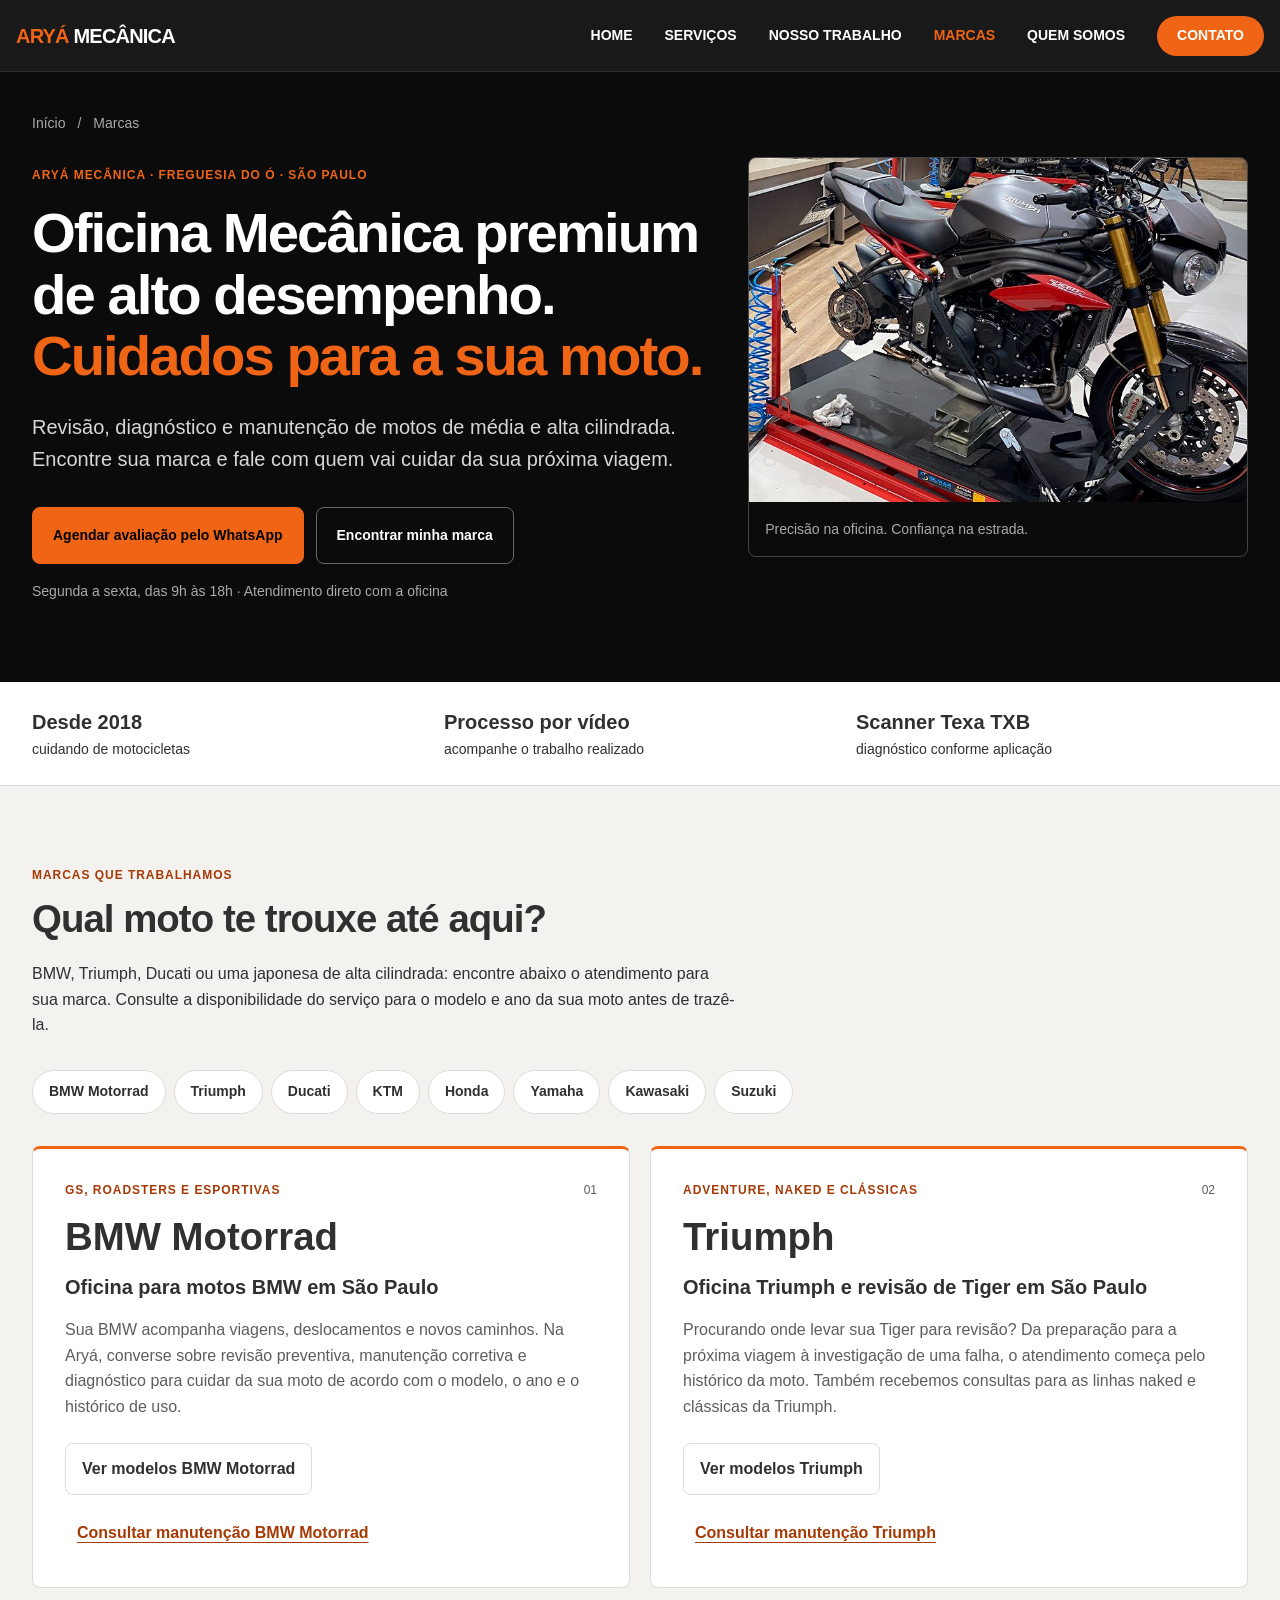
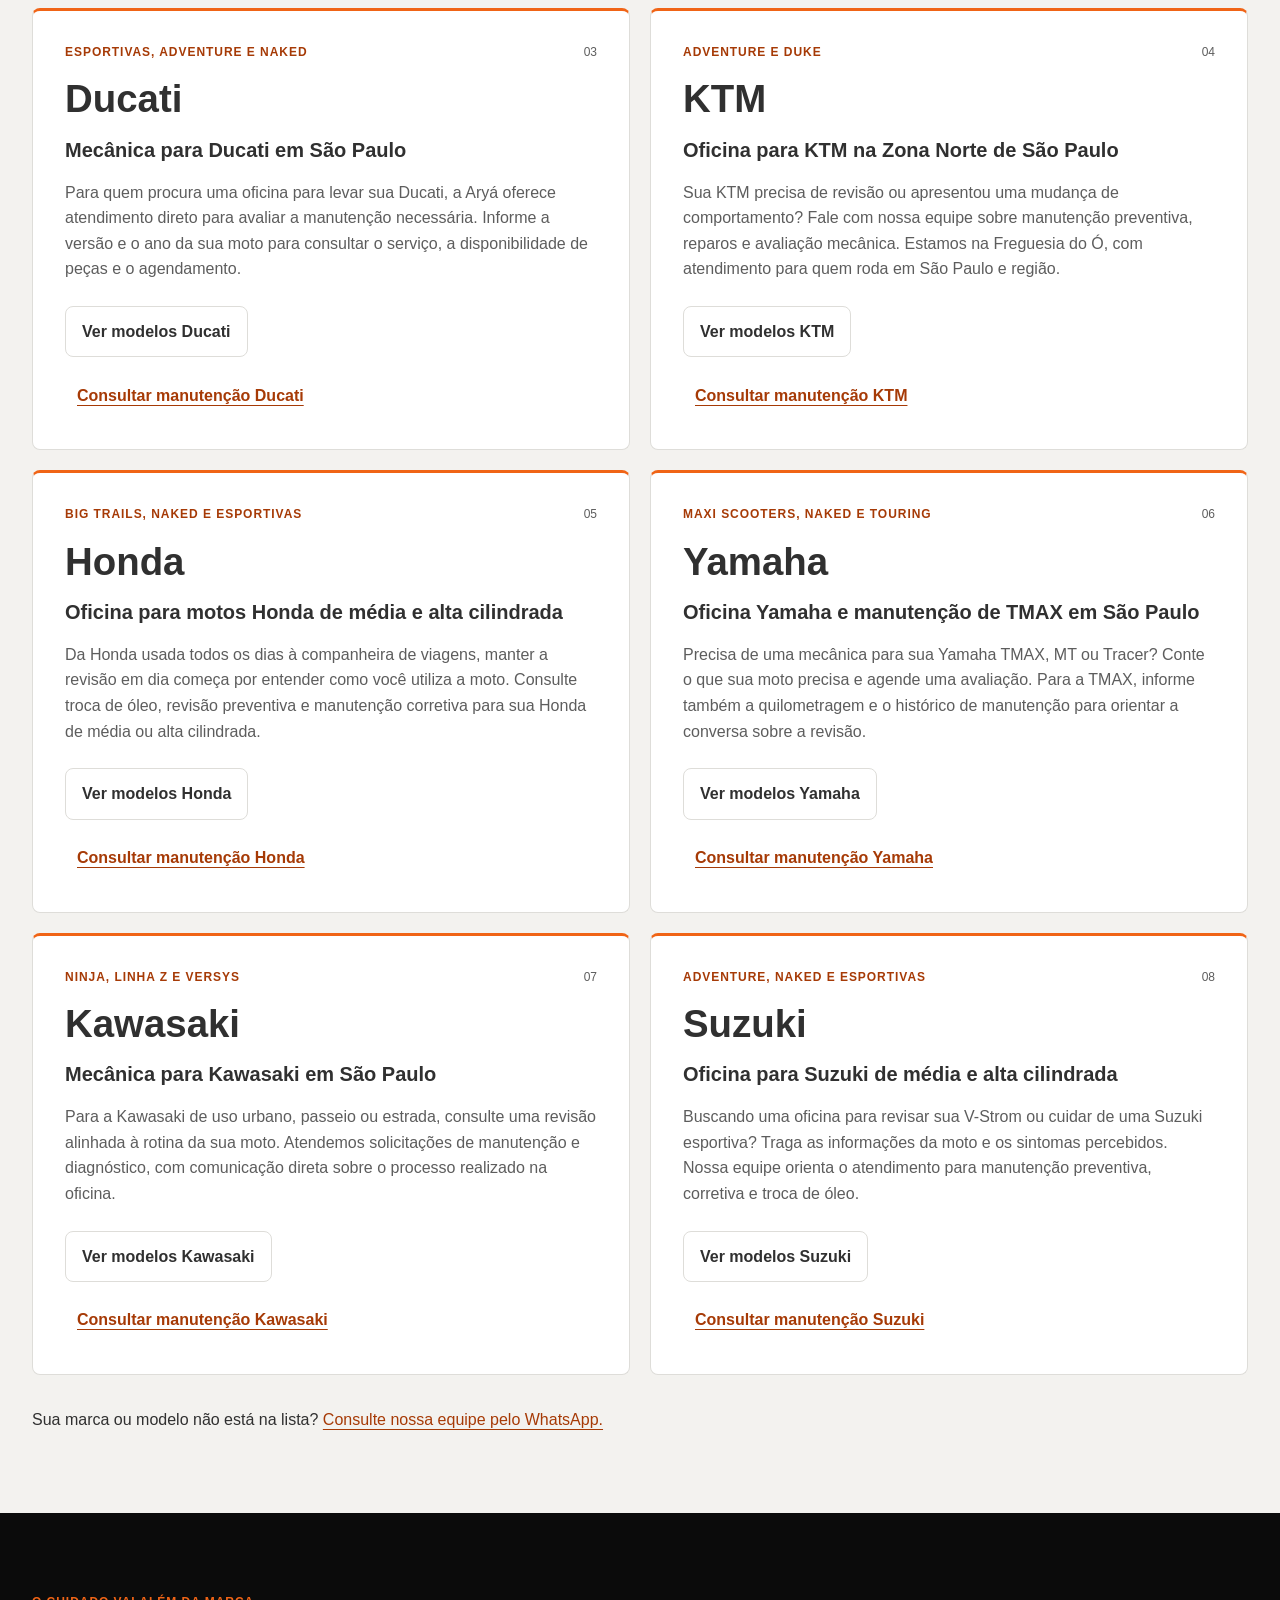
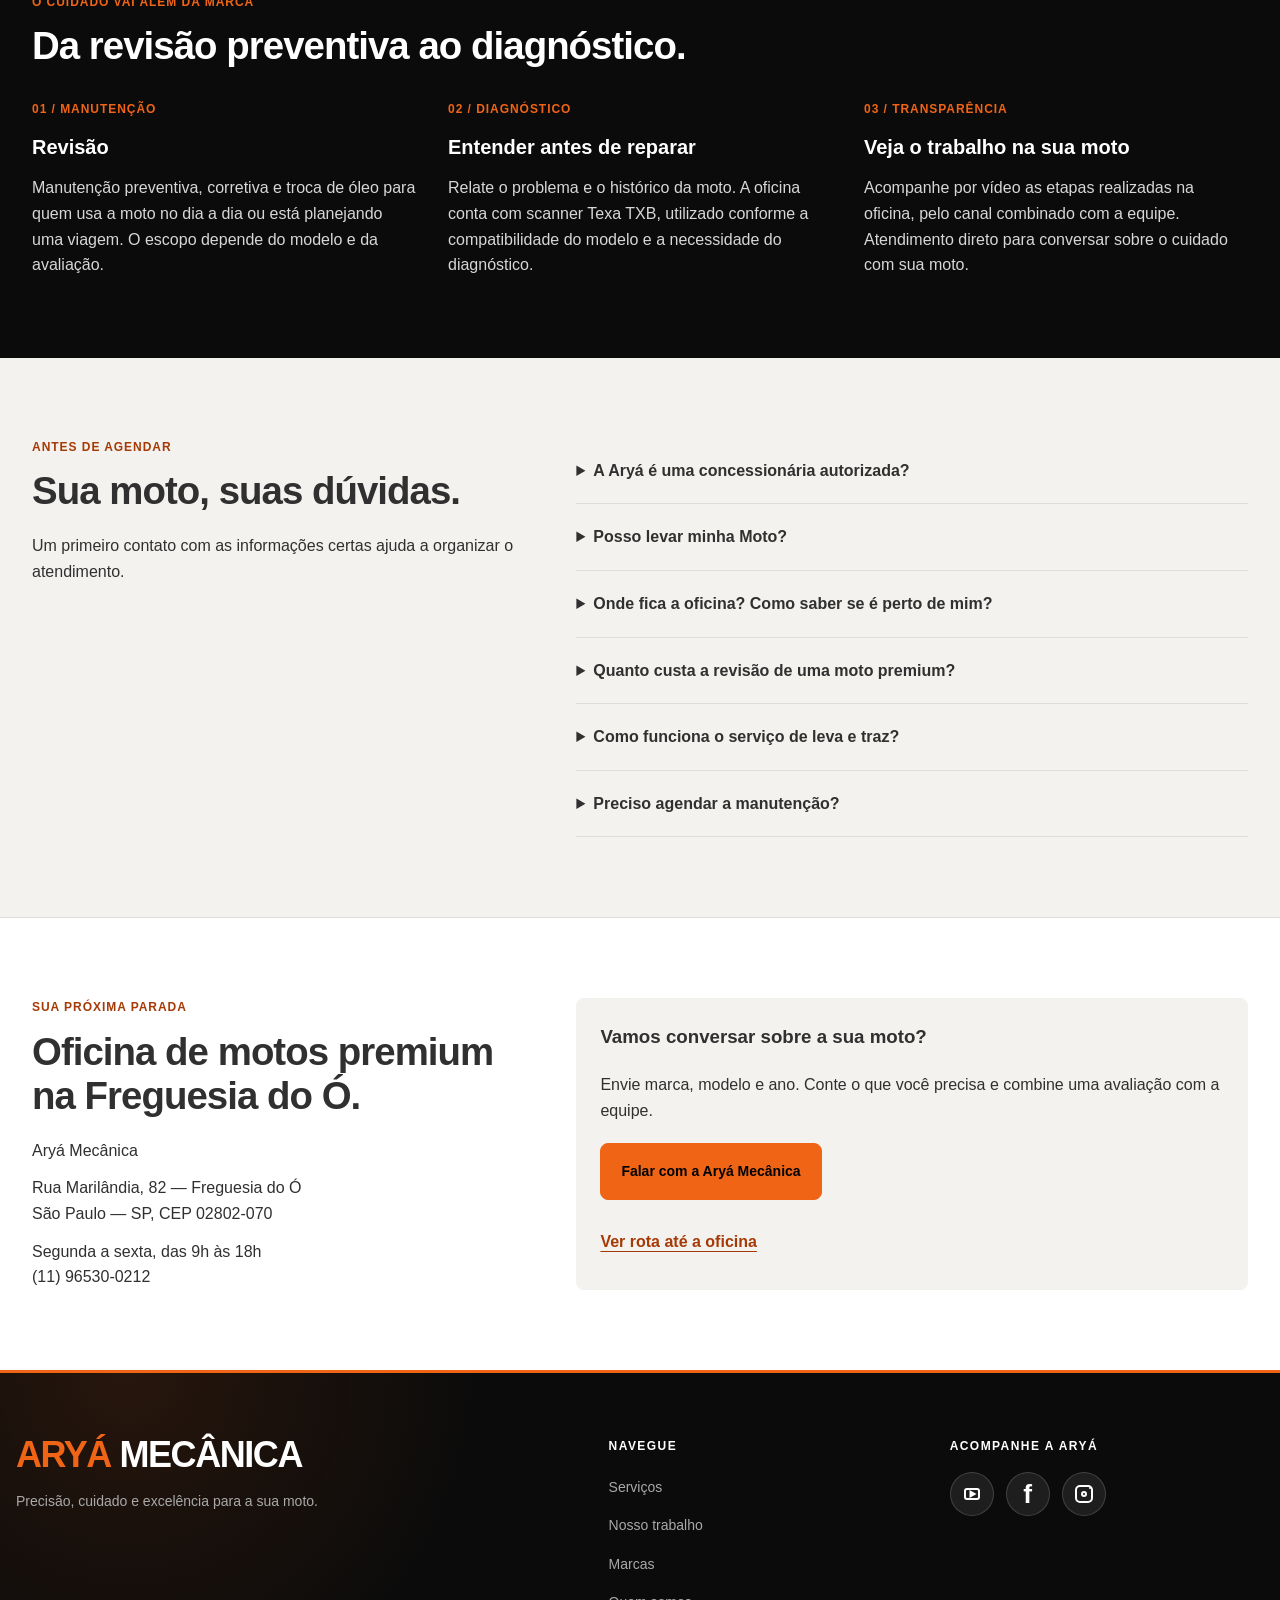
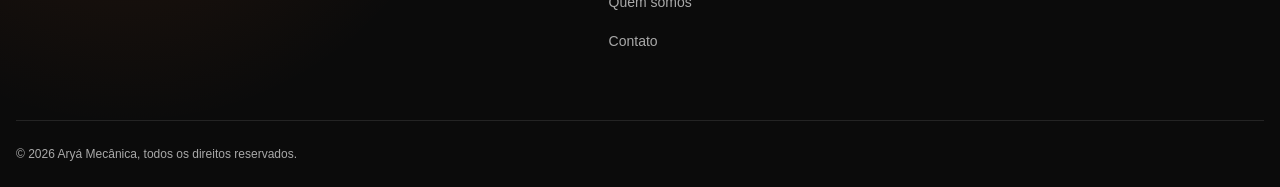
<file: marcas.html>
<!doctype html>
<html lang="pt-BR">
<head>
  <meta charset="utf-8">
  <meta name="viewport" content="width=device-width, initial-scale=1">
  <title>Oficina de Motos Premium em São Paulo | Marcas | Aryá</title>
  <meta name="description" content="Mecânica de motos premium na Freguesia do Ó, São Paulo. BMW, Triumph Tiger, Ducati, KTM, Honda e mais. Consulte revisão e manutenção na Aryá.">
  <meta property="og:type" content="website">
  <meta property="og:locale" content="pt_BR">
  <meta property="og:title" content="Sua moto. Sua marca. O cuidado da Aryá.">
  <meta property="og:description" content="Oficina de motos premium em São Paulo. Encontre sua marca e converse sobre revisão, diagnóstico e manutenção na Freguesia do Ó.">
  <meta name="theme-color" content="#0b0b0b">
  <link rel="icon" href="aryamecanica files/faviconam.png">
  <link rel="stylesheet" href="style.css?v=1.5.0">
  <link rel="stylesheet" href="marcas.css?v=1.6.0">
</head>
<body class="brands-page">
<a class="brands-skip" href="#conteudo">Pular para o conteúdo</a>
    <header class="site-header">
      <nav class="site-nav" aria-label="Navegação principal">
        <a class="site-nav__brand" href="index.html#home" aria-label="Aryá Mecânica — página inicial">
          <span>Aryá</span> Mecânica
        </a>

        <button
          class="menu-toggle"
          type="button"
          aria-controls="mobile-menu"
          aria-expanded="false"
          aria-label="Abrir menu"
          data-menu-open
        >
          <span></span>
          <span></span>
          <span></span>
        </button>

        <ul class="site-nav__links">
          <li><a href="index.html#home">Home</a></li>
          <li><a href="index.html#servicos">Serviços</a></li>
          <li><a href="index.html#trabalho">Nosso trabalho</a></li>
          <li><a href="marcas.html" aria-current="page">Marcas</a></li>
          <li><a href="index.html#quem-somos">Quem somos</a></li>
          <li><a class="site-nav__contact light-sweep" href="index.html#contato">Contato<span class="light-sweep__beam" aria-hidden="true"></span></a></li>
        </ul>
      </nav>
    </header>

    <div class="mobile-menu" id="mobile-menu" hidden data-mobile-menu>
      <nav class="mobile-menu__nav" aria-label="Navegação mobile">
        <ul>
          <li><a href="index.html#home">Home</a></li>
          <li><a href="index.html#servicos">Serviços</a></li>
          <li><a href="index.html#trabalho">Nosso trabalho</a></li>
          <li><a href="marcas.html" aria-current="page">Marcas</a></li>
          <li><a href="index.html#quem-somos">Quem somos</a></li>
          <li><a href="index.html#contato">Contato</a></li>
        </ul>
      </nav>

      <div class="social-list social-list--menu" aria-label="Redes sociais">
        <a class="social-link social-link--youtube" href="https://www.youtube.com/@aryamecanicaexcelenciaemme1202" target="_blank" rel="noopener noreferrer" aria-label="Abrir canal da Aryá Mecânica no YouTube"></a>
        <a class="social-link social-link--facebook" href="https://www.facebook.com/aryamecanica/" target="_blank" rel="noopener noreferrer" aria-label="Abrir página da Aryá Mecânica no Facebook"></a>
        <a class="social-link social-link--instagram" href="https://www.instagram.com/arya_mecanica/" target="_blank" rel="noopener noreferrer" aria-label="Abrir perfil da Aryá Mecânica no Instagram"></a>
      </div>
    </div>


<main id="conteudo">
  <section class="brands-hero" aria-labelledby="brands-title">
    <div class="brands-shell brands-hero__grid">
      <div class="brands-hero__copy">
        <nav class="brands-breadcrumb" aria-label="Localização na página"><a href="index.html">Início</a><span aria-hidden="true"> / </span><span>Marcas</span></nav>
        <p class="brands-eyebrow">Aryá Mecânica · Freguesia do Ó · São Paulo</p>
        <h1 id="brands-title">Oficina Mecânica premium de alto desempenho.<br><span>Cuidados para a sua moto.</span></h1>
        <p class="brands-intro">Revisão, diagnóstico e manutenção de motos de média e alta cilindrada. Encontre sua marca e fale com quem vai cuidar da sua próxima viagem.</p>
        <div class="brands-actions"><a class="brands-button" href="https://wa.me/5511965300212?text=Ol%C3%A1!%20Vim%20pela%20p%C3%A1gina%20de%20marcas%20da%20Ary%C3%A1%20Mec%C3%A2nica%20e%20gostaria%20de%20agendar%20uma%20avalia%C3%A7%C3%A3o%20para%20minha%20moto.%20Modelo%3A%20__.%20Ano%3A%20__.%20Quilometragem%3A%20__.%20Servi%C3%A7o%20ou%20sintoma%3A%20__." target="_blank" rel="noopener noreferrer">Agendar avaliação pelo WhatsApp</a><a class="brands-button brands-button--secondary" href="#marcas">Encontrar minha marca</a></div>
        <p class="brands-hero__note">Segunda a sexta, das 9h às 18h · Atendimento direto com a oficina</p>
      </div>
      <figure class="brands-hero__photo"><img src="aryamecanica files/Ar4.jpg" alt="Motocicleta Triumph em manutenção na oficina Aryá Mecânica" width="915" height="539" fetchpriority="high"><figcaption>Precisão na oficina. Confiança na estrada.</figcaption></figure>
    </div>
  </section>
  <div class="brands-proof"><div class="brands-shell brands-proof__grid"><p><strong>Desde 2018</strong>cuidando de motocicletas</p><p><strong>Processo por vídeo</strong>acompanhe o trabalho realizado</p><p><strong>Scanner Texa TXB</strong>diagnóstico conforme aplicação</p></div></div>
  <section class="brands-section" id="marcas" aria-labelledby="marcas-title">
    <div class="brands-shell">
      <p class="brands-eyebrow">Marcas que trabalhamos</p>
      <h2 id="marcas-title">Qual moto te trouxe até aqui?</h2>
      <p class="brands-section__intro">BMW, Triumph, Ducati ou uma japonesa de alta cilindrada: encontre abaixo o atendimento para sua marca. Consulte a disponibilidade do serviço para o modelo e ano da sua moto antes de trazê-la.</p>
      <nav class="brands-index" aria-label="Ir para a marca"><a data-brand="bmw" href="#bmw">BMW Motorrad</a><a data-brand="triumph" href="#triumph">Triumph</a><a data-brand="ducati" href="#ducati">Ducati</a><a data-brand="ktm" href="#ktm">KTM</a><a data-brand="honda" href="#honda">Honda</a><a data-brand="yamaha" href="#yamaha">Yamaha</a><a data-brand="kawasaki" href="#kawasaki">Kawasaki</a><a data-brand="suzuki" href="#suzuki">Suzuki</a></nav>
      <div class="brands-grid">
<article class="brand-card" data-brand="bmw" id="bmw" aria-labelledby="title-bmw">
  <div class="brand-card__top"><span class="brands-eyebrow">GS, roadsters e esportivas</span><span class="brand-card__number" aria-hidden="true">01</span></div>
  <p class="brand-card__name">BMW Motorrad</p>
  <h3 id="title-bmw">Oficina para motos BMW em São Paulo</h3>
  <p>Sua BMW acompanha viagens, deslocamentos e novos caminhos. Na Aryá, converse sobre revisão preventiva, manutenção corretiva e diagnóstico para cuidar da sua moto de acordo com o modelo, o ano e o histórico de uso.</p>
  <button class="brand-models-button" type="button" data-models-open="models-bmw" aria-haspopup="dialog" aria-controls="models-bmw" hidden>Ver modelos BMW Motorrad</button>
  <dialog class="brand-models-dialog" id="models-bmw" aria-labelledby="models-title-bmw" aria-describedby="models-note-bmw">
    <div class="brand-models-dialog__header">
      <h2 id="models-title-bmw">Modelos BMW Motorrad</h2>
      <form method="dialog"><button class="brand-models-close" type="submit" autofocus>Fechar<span class="sr-only"> lista de modelos BMW Motorrad</span></button></form>
    </div>
    <p id="models-note-bmw">Consulte a disponibilidade de atendimento para o modelo e ano da sua moto.</p>
    <ul class="brand-models-list">
      <li>R 1200 GS</li>
      <li>R 1250 GS</li>
      <li>R 1300 GS</li>
      <li>F 800 GS</li>
      <li>F 850 GS</li>
      <li>F 900 GS</li>
      <li>S 1000 RR</li>
    </ul>
  </dialog>
  <a class="brands-link" href="https://wa.me/5511965300212?text=Ol%C3%A1!%20Vim%20pela%20p%C3%A1gina%20de%20marcas%20da%20Ary%C3%A1%20Mec%C3%A2nica%20e%20gostaria%20de%20agendar%20uma%20avalia%C3%A7%C3%A3o%20para%20minha%20BMW%20Motorrad.%20Modelo%3A%20__.%20Ano%3A%20__.%20Quilometragem%3A%20__.%20Servi%C3%A7o%20ou%20sintoma%3A%20__." target="_blank" rel="noopener noreferrer">Consultar manutenção BMW Motorrad<span class="sr-only"> pelo WhatsApp (abre em nova aba)</span></a>
</article>

<article class="brand-card" data-brand="triumph" id="triumph" aria-labelledby="title-triumph">
  <div class="brand-card__top"><span class="brands-eyebrow">Adventure, naked e clássicas</span><span class="brand-card__number" aria-hidden="true">02</span></div>
  <p class="brand-card__name">Triumph</p>
  <h3 id="title-triumph">Oficina Triumph e revisão de Tiger em São Paulo</h3>
  <p>Procurando onde levar sua Tiger para revisão? Da preparação para a próxima viagem à investigação de uma falha, o atendimento começa pelo histórico da moto. Também recebemos consultas para as linhas naked e clássicas da Triumph.</p>
  <button class="brand-models-button" type="button" data-models-open="models-triumph" aria-haspopup="dialog" aria-controls="models-triumph" hidden>Ver modelos Triumph</button>
  <dialog class="brand-models-dialog" id="models-triumph" aria-labelledby="models-title-triumph" aria-describedby="models-note-triumph">
    <div class="brand-models-dialog__header">
      <h2 id="models-title-triumph">Modelos Triumph</h2>
      <form method="dialog"><button class="brand-models-close" type="submit" autofocus>Fechar<span class="sr-only"> lista de modelos Triumph</span></button></form>
    </div>
    <p id="models-note-triumph">Consulte a disponibilidade de atendimento para o modelo e ano da sua moto.</p>
    <ul class="brand-models-list">
      <li>Tiger 800</li>
      <li>Tiger 900</li>
      <li>Tiger 1200</li>
      <li>Tiger Sport</li>
      <li>Street Triple</li>
      <li>Bonneville</li>
    </ul>
  </dialog>
  <a class="brands-link" href="https://wa.me/5511965300212?text=Ol%C3%A1!%20Vim%20pela%20p%C3%A1gina%20de%20marcas%20da%20Ary%C3%A1%20Mec%C3%A2nica%20e%20gostaria%20de%20agendar%20uma%20avalia%C3%A7%C3%A3o%20para%20minha%20Triumph.%20Modelo%3A%20__.%20Ano%3A%20__.%20Quilometragem%3A%20__.%20Servi%C3%A7o%20ou%20sintoma%3A%20__." target="_blank" rel="noopener noreferrer">Consultar manutenção Triumph<span class="sr-only"> pelo WhatsApp (abre em nova aba)</span></a>
</article>

<article class="brand-card" data-brand="ducati" id="ducati" aria-labelledby="title-ducati">
  <div class="brand-card__top"><span class="brands-eyebrow">Esportivas, adventure e naked</span><span class="brand-card__number" aria-hidden="true">03</span></div>
  <p class="brand-card__name">Ducati</p>
  <h3 id="title-ducati">Mecânica para Ducati em São Paulo</h3>
  <p>Para quem procura uma oficina para levar sua Ducati, a Aryá oferece atendimento direto para avaliar a manutenção necessária. Informe a versão e o ano da sua moto para consultar o serviço, a disponibilidade de peças e o agendamento.</p>
  <button class="brand-models-button" type="button" data-models-open="models-ducati" aria-haspopup="dialog" aria-controls="models-ducati" hidden>Ver modelos Ducati</button>
  <dialog class="brand-models-dialog" id="models-ducati" aria-labelledby="models-title-ducati" aria-describedby="models-note-ducati">
    <div class="brand-models-dialog__header">
      <h2 id="models-title-ducati">Modelos Ducati</h2>
      <form method="dialog"><button class="brand-models-close" type="submit" autofocus>Fechar<span class="sr-only"> lista de modelos Ducati</span></button></form>
    </div>
    <p id="models-note-ducati">Consulte a disponibilidade de atendimento para o modelo e ano da sua moto.</p>
    <ul class="brand-models-list">
      <li>Multistrada</li>
      <li>Monster</li>
      <li>Panigale</li>
      <li>Diavel</li>
      <li>Scrambler</li>
    </ul>
  </dialog>
  <a class="brands-link" href="https://wa.me/5511965300212?text=Ol%C3%A1!%20Vim%20pela%20p%C3%A1gina%20de%20marcas%20da%20Ary%C3%A1%20Mec%C3%A2nica%20e%20gostaria%20de%20agendar%20uma%20avalia%C3%A7%C3%A3o%20para%20minha%20Ducati.%20Modelo%3A%20__.%20Ano%3A%20__.%20Quilometragem%3A%20__.%20Servi%C3%A7o%20ou%20sintoma%3A%20__." target="_blank" rel="noopener noreferrer">Consultar manutenção Ducati<span class="sr-only"> pelo WhatsApp (abre em nova aba)</span></a>
</article>

<article class="brand-card" data-brand="ktm" id="ktm" aria-labelledby="title-ktm">
  <div class="brand-card__top"><span class="brands-eyebrow">Adventure e Duke</span><span class="brand-card__number" aria-hidden="true">04</span></div>
  <p class="brand-card__name">KTM</p>
  <h3 id="title-ktm">Oficina para KTM na Zona Norte de São Paulo</h3>
  <p>Sua KTM precisa de revisão ou apresentou uma mudança de comportamento? Fale com nossa equipe sobre manutenção preventiva, reparos e avaliação mecânica. Estamos na Freguesia do Ó, com atendimento para quem roda em São Paulo e região.</p>
  <button class="brand-models-button" type="button" data-models-open="models-ktm" aria-haspopup="dialog" aria-controls="models-ktm" hidden>Ver modelos KTM</button>
  <dialog class="brand-models-dialog" id="models-ktm" aria-labelledby="models-title-ktm" aria-describedby="models-note-ktm">
    <div class="brand-models-dialog__header">
      <h2 id="models-title-ktm">Modelos KTM</h2>
      <form method="dialog"><button class="brand-models-close" type="submit" autofocus>Fechar<span class="sr-only"> lista de modelos KTM</span></button></form>
    </div>
    <p id="models-note-ktm">Consulte a disponibilidade de atendimento para o modelo e ano da sua moto.</p>
    <ul class="brand-models-list">
      <li>Duke</li>
      <li>Adventure</li>
      <li>Super Duke</li>
    </ul>
  </dialog>
  <a class="brands-link" href="https://wa.me/5511965300212?text=Ol%C3%A1!%20Vim%20pela%20p%C3%A1gina%20de%20marcas%20da%20Ary%C3%A1%20Mec%C3%A2nica%20e%20gostaria%20de%20agendar%20uma%20avalia%C3%A7%C3%A3o%20para%20minha%20KTM.%20Modelo%3A%20__.%20Ano%3A%20__.%20Quilometragem%3A%20__.%20Servi%C3%A7o%20ou%20sintoma%3A%20__." target="_blank" rel="noopener noreferrer">Consultar manutenção KTM<span class="sr-only"> pelo WhatsApp (abre em nova aba)</span></a>
</article>

<article class="brand-card" data-brand="honda" id="honda" aria-labelledby="title-honda">
  <div class="brand-card__top"><span class="brands-eyebrow">Big trails, naked e esportivas</span><span class="brand-card__number" aria-hidden="true">05</span></div>
  <p class="brand-card__name">Honda</p>
  <h3 id="title-honda">Oficina para motos Honda de média e alta cilindrada</h3>
  <p>Da Honda usada todos os dias à companheira de viagens, manter a revisão em dia começa por entender como você utiliza a moto. Consulte troca de óleo, revisão preventiva e manutenção corretiva para sua Honda de média ou alta cilindrada.</p>
  <button class="brand-models-button" type="button" data-models-open="models-honda" aria-haspopup="dialog" aria-controls="models-honda" hidden>Ver modelos Honda</button>
  <dialog class="brand-models-dialog" id="models-honda" aria-labelledby="models-title-honda" aria-describedby="models-note-honda">
    <div class="brand-models-dialog__header">
      <h2 id="models-title-honda">Modelos Honda</h2>
      <form method="dialog"><button class="brand-models-close" type="submit" autofocus>Fechar<span class="sr-only"> lista de modelos Honda</span></button></form>
    </div>
    <p id="models-note-honda">Consulte a disponibilidade de atendimento para o modelo e ano da sua moto.</p>
    <ul class="brand-models-list">
      <li>Africa Twin</li>
      <li>CB 500X</li>
      <li>NC 750X</li>
      <li>CB 650R</li>
      <li>CBR 650R</li>
      <li>CB 1000R</li>
    </ul>
  </dialog>
  <a class="brands-link" href="https://wa.me/5511965300212?text=Ol%C3%A1!%20Vim%20pela%20p%C3%A1gina%20de%20marcas%20da%20Ary%C3%A1%20Mec%C3%A2nica%20e%20gostaria%20de%20agendar%20uma%20avalia%C3%A7%C3%A3o%20para%20minha%20Honda.%20Modelo%3A%20__.%20Ano%3A%20__.%20Quilometragem%3A%20__.%20Servi%C3%A7o%20ou%20sintoma%3A%20__." target="_blank" rel="noopener noreferrer">Consultar manutenção Honda<span class="sr-only"> pelo WhatsApp (abre em nova aba)</span></a>
</article>

<article class="brand-card" data-brand="yamaha" id="yamaha" aria-labelledby="title-yamaha">
  <div class="brand-card__top"><span class="brands-eyebrow">Maxi scooters, naked e touring</span><span class="brand-card__number" aria-hidden="true">06</span></div>
  <p class="brand-card__name">Yamaha</p>
  <h3 id="title-yamaha">Oficina Yamaha e manutenção de TMAX em São Paulo</h3>
  <p>Precisa de uma mecânica para sua Yamaha TMAX, MT ou Tracer? Conte o que sua moto precisa e agende uma avaliação. Para a TMAX, informe também a quilometragem e o histórico de manutenção para orientar a conversa sobre a revisão.</p>
  <button class="brand-models-button" type="button" data-models-open="models-yamaha" aria-haspopup="dialog" aria-controls="models-yamaha" hidden>Ver modelos Yamaha</button>
  <dialog class="brand-models-dialog" id="models-yamaha" aria-labelledby="models-title-yamaha" aria-describedby="models-note-yamaha">
    <div class="brand-models-dialog__header">
      <h2 id="models-title-yamaha">Modelos Yamaha</h2>
      <form method="dialog"><button class="brand-models-close" type="submit" autofocus>Fechar<span class="sr-only"> lista de modelos Yamaha</span></button></form>
    </div>
    <p id="models-note-yamaha">Consulte a disponibilidade de atendimento para o modelo e ano da sua moto.</p>
    <ul class="brand-models-list">
      <li>TMAX 530</li>
      <li>MT-07</li>
      <li>MT-09</li>
      <li>Tracer</li>
      <li>XJ6</li>
      <li>Super Ténéré</li>
    </ul>
  </dialog>
  <a class="brands-link" href="https://wa.me/5511965300212?text=Ol%C3%A1!%20Vim%20pela%20p%C3%A1gina%20de%20marcas%20da%20Ary%C3%A1%20Mec%C3%A2nica%20e%20gostaria%20de%20agendar%20uma%20avalia%C3%A7%C3%A3o%20para%20minha%20Yamaha.%20Modelo%3A%20__.%20Ano%3A%20__.%20Quilometragem%3A%20__.%20Servi%C3%A7o%20ou%20sintoma%3A%20__." target="_blank" rel="noopener noreferrer">Consultar manutenção Yamaha<span class="sr-only"> pelo WhatsApp (abre em nova aba)</span></a>
</article>

<article class="brand-card" data-brand="kawasaki" id="kawasaki" aria-labelledby="title-kawasaki">
  <div class="brand-card__top"><span class="brands-eyebrow">Ninja, linha Z e Versys</span><span class="brand-card__number" aria-hidden="true">07</span></div>
  <p class="brand-card__name">Kawasaki</p>
  <h3 id="title-kawasaki">Mecânica para Kawasaki em São Paulo</h3>
  <p>Para a Kawasaki de uso urbano, passeio ou estrada, consulte uma revisão alinhada à rotina da sua moto. Atendemos solicitações de manutenção e diagnóstico, com comunicação direta sobre o processo realizado na oficina.</p>
  <button class="brand-models-button" type="button" data-models-open="models-kawasaki" aria-haspopup="dialog" aria-controls="models-kawasaki" hidden>Ver modelos Kawasaki</button>
  <dialog class="brand-models-dialog" id="models-kawasaki" aria-labelledby="models-title-kawasaki" aria-describedby="models-note-kawasaki">
    <div class="brand-models-dialog__header">
      <h2 id="models-title-kawasaki">Modelos Kawasaki</h2>
      <form method="dialog"><button class="brand-models-close" type="submit" autofocus>Fechar<span class="sr-only"> lista de modelos Kawasaki</span></button></form>
    </div>
    <p id="models-note-kawasaki">Consulte a disponibilidade de atendimento para o modelo e ano da sua moto.</p>
    <ul class="brand-models-list">
      <li>Ninja</li>
      <li>Z650</li>
      <li>Z900</li>
      <li>Versys 650</li>
      <li>Versys 1000</li>
      <li>Vulcan S</li>
    </ul>
  </dialog>
  <a class="brands-link" href="https://wa.me/5511965300212?text=Ol%C3%A1!%20Vim%20pela%20p%C3%A1gina%20de%20marcas%20da%20Ary%C3%A1%20Mec%C3%A2nica%20e%20gostaria%20de%20agendar%20uma%20avalia%C3%A7%C3%A3o%20para%20minha%20Kawasaki.%20Modelo%3A%20__.%20Ano%3A%20__.%20Quilometragem%3A%20__.%20Servi%C3%A7o%20ou%20sintoma%3A%20__." target="_blank" rel="noopener noreferrer">Consultar manutenção Kawasaki<span class="sr-only"> pelo WhatsApp (abre em nova aba)</span></a>
</article>

<article class="brand-card" data-brand="suzuki" id="suzuki" aria-labelledby="title-suzuki">
  <div class="brand-card__top"><span class="brands-eyebrow">Adventure, naked e esportivas</span><span class="brand-card__number" aria-hidden="true">08</span></div>
  <p class="brand-card__name">Suzuki</p>
  <h3 id="title-suzuki">Oficina para Suzuki de média e alta cilindrada</h3>
  <p>Buscando uma oficina para revisar sua V-Strom ou cuidar de uma Suzuki esportiva? Traga as informações da moto e os sintomas percebidos. Nossa equipe orienta o atendimento para manutenção preventiva, corretiva e troca de óleo.</p>
  <button class="brand-models-button" type="button" data-models-open="models-suzuki" aria-haspopup="dialog" aria-controls="models-suzuki" hidden>Ver modelos Suzuki</button>
  <dialog class="brand-models-dialog" id="models-suzuki" aria-labelledby="models-title-suzuki" aria-describedby="models-note-suzuki">
    <div class="brand-models-dialog__header">
      <h2 id="models-title-suzuki">Modelos Suzuki</h2>
      <form method="dialog"><button class="brand-models-close" type="submit" autofocus>Fechar<span class="sr-only"> lista de modelos Suzuki</span></button></form>
    </div>
    <p id="models-note-suzuki">Consulte a disponibilidade de atendimento para o modelo e ano da sua moto.</p>
    <ul class="brand-models-list">
      <li>V-Strom</li>
      <li>GSX-S</li>
      <li>GSX-R</li>
      <li>Hayabusa</li>
      <li>Bandit</li>
    </ul>
  </dialog>
  <a class="brands-link" href="https://wa.me/5511965300212?text=Ol%C3%A1!%20Vim%20pela%20p%C3%A1gina%20de%20marcas%20da%20Ary%C3%A1%20Mec%C3%A2nica%20e%20gostaria%20de%20agendar%20uma%20avalia%C3%A7%C3%A3o%20para%20minha%20Suzuki.%20Modelo%3A%20__.%20Ano%3A%20__.%20Quilometragem%3A%20__.%20Servi%C3%A7o%20ou%20sintoma%3A%20__." target="_blank" rel="noopener noreferrer">Consultar manutenção Suzuki<span class="sr-only"> pelo WhatsApp (abre em nova aba)</span></a>
</article>

</div>
      <p class="brands-other">Sua marca ou modelo não está na lista? <a href="https://wa.me/5511965300212?text=Ol%C3%A1!%20Vim%20pela%20p%C3%A1gina%20de%20marcas%20da%20Ary%C3%A1%20Mec%C3%A2nica%20e%20gostaria%20de%20agendar%20uma%20avalia%C3%A7%C3%A3o%20para%20minha%20moto.%20Modelo%3A%20__.%20Ano%3A%20__.%20Quilometragem%3A%20__.%20Servi%C3%A7o%20ou%20sintoma%3A%20__." target="_blank" rel="noopener noreferrer">Consulte nossa equipe pelo WhatsApp.</a></p>
    </div>
  </section>
  <section class="brands-section brands-section--dark" id="servicos-premium" aria-labelledby="services-premium-title">
    <div class="brands-shell">
      <p class="brands-eyebrow">O cuidado vai além da marca</p><h2 id="services-premium-title">Da revisão preventiva ao diagnóstico.</h2>
      <div class="brands-services">
        <article><span class="brands-eyebrow">01 / Manutenção</span><h3>Revisão</h3><p>Manutenção preventiva, corretiva e troca de óleo para quem usa a moto no dia a dia ou está planejando uma viagem. O escopo depende do modelo e da avaliação.</p></article>
        <article><span class="brands-eyebrow">02 / Diagnóstico</span><h3>Entender antes de reparar</h3><p>Relate o problema e o histórico da moto. A oficina conta com scanner Texa TXB, utilizado conforme a compatibilidade do modelo e a necessidade do diagnóstico.</p></article>
        <article><span class="brands-eyebrow">03 / Transparência</span><h3>Veja o trabalho na sua moto</h3><p>Acompanhe por vídeo as etapas realizadas na oficina, pelo canal combinado com a equipe. Atendimento direto para conversar sobre o cuidado com sua moto.</p></article>
      </div>
    </div>
  </section>
  <section class="brands-section" aria-labelledby="faq-title"><div class="brands-shell brands-faq">
    <div><p class="brands-eyebrow">Antes de agendar</p><h2 id="faq-title">Sua moto, suas dúvidas.</h2><p>Um primeiro contato com as informações certas ajuda a organizar o atendimento.</p></div>
    <div>
      <details><summary>A Aryá é uma concessionária autorizada?</summary><p>Somos uma oficina independente multimarcas. As marcas e os modelos nesta página identificam as motocicletas sobre as quais você pode consultar atendimento; não representam vínculo ou autorização dos fabricantes.</p></details>
      <details><summary>Posso levar minha Moto?</summary><p>Fale com a equipe antes da visita e envie modelo, ano, quilometragem e o serviço desejado. Confirmamos a possibilidade de atendimento e a disponibilidade para agendar sua moto.</p></details>
      <details><summary>Onde fica a oficina? Como saber se é perto de mim?</summary><p>Estamos na Rua Marilândia, 82, Freguesia do Ó, Zona Norte de São Paulo. Use o link de rota abaixo para conferir a distância e o trajeto a partir da sua localização.</p></details>
      <details><summary>Quanto custa a revisão de uma moto premium?</summary><p>O valor varia conforme modelo, ano, quilometragem, histórico e itens necessários. Envie essas informações para conversar sobre a avaliação e o orçamento da sua moto.</p></details>
      <details><summary>Como funciona o serviço de leva e traz?</summary><p>Podemos indicar o serviço de leva e traz terceirizado e sem vínculo conosco. Consulte com a equipe a região atendida, o custo e a disponibilidade antes de agendar.</p></details>
      <details><summary>Preciso agendar a manutenção?</summary><p>Entre em contato pelo WhatsApp antes de trazer a moto para combinar o atendimento. A oficina funciona de segunda a sexta, das 9h às 18h.</p></details>
    </div>
  </div></section>
  <section class="brands-section brands-location" id="agendamento" aria-labelledby="location-title">
    <div class="brands-shell brands-location__grid" itemscope itemtype="https://schema.org/LocalBusiness">
      <div><p class="brands-eyebrow">Sua próxima parada</p><h2 id="location-title">Oficina de motos premium na Freguesia do Ó.</h2><p itemprop="name">Aryá Mecânica</p>
      <address itemprop="address" itemscope itemtype="https://schema.org/PostalAddress"><span itemprop="streetAddress">Rua Marilândia, 82 — Freguesia do Ó</span><br><span itemprop="addressLocality">São Paulo</span> — <span itemprop="addressRegion">SP</span>, CEP <span itemprop="postalCode">02802-070</span><meta itemprop="addressCountry" content="BR"></address>
      <p>Segunda a sexta, das 9h às 18h</p><meta itemprop="openingHours" content="Mo-Fr 09:00-18:00"><a itemprop="telephone" href="tel:+5511965300212">(11) 96530-0212</a></div>
      <div class="brands-location__action"><h3>Vamos conversar sobre a sua moto?</h3><p>Envie marca, modelo e ano. Conte o que você precisa e combine uma avaliação com a equipe.</p><a class="brands-button" href="https://wa.me/5511965300212?text=Ol%C3%A1!%20Vim%20pela%20p%C3%A1gina%20de%20marcas%20da%20Ary%C3%A1%20Mec%C3%A2nica%20e%20gostaria%20de%20agendar%20uma%20avalia%C3%A7%C3%A3o%20para%20minha%20moto.%20Modelo%3A%20__.%20Ano%3A%20__.%20Quilometragem%3A%20__.%20Servi%C3%A7o%20ou%20sintoma%3A%20__." target="_blank" rel="noopener noreferrer">Falar com a Aryá Mecânica</a><a class="brands-link" href="https://www.google.com/maps/dir/?api=1&amp;destination=Rua+Maril%C3%A2ndia+82+S%C3%A3o+Paulo+SP" target="_blank" rel="noopener noreferrer">Ver rota até a oficina</a></div>
    </div>
  </section>
</main>
    <footer class="site-footer" id="rodape">
      <div class="site-footer__inner">
        <div class="site-footer__brand">
          <a class="site-footer__wordmark" href="index.html#home" aria-label="Aryá Mecânica — voltar ao início">
            <span>Aryá</span> Mecânica
          </a>
          <p>Precisão, cuidado e excelência para a sua moto.</p>
        </div>

        <nav class="site-footer__nav" aria-label="Navegação do rodapé">
          <p class="site-footer__title">Navegue</p>
          <ul>
            <li><a href="index.html#servicos">Serviços</a></li>
            <li><a href="index.html#trabalho">Nosso trabalho</a></li>
          <li><a href="marcas.html">Marcas</a></li>
            <li><a href="index.html#quem-somos">Quem somos</a></li>
            <li><a href="index.html#contato">Contato</a></li>
          </ul>
        </nav>

        <div class="site-footer__social">
          <p class="site-footer__title">Acompanhe a Aryá</p>
          <div class="social-list social-list--footer" aria-label="Redes sociais">
            <a class="social-link social-link--youtube light-sweep" href="https://www.youtube.com/@aryamecanicaexcelenciaemme1202" target="_blank" rel="noopener noreferrer" aria-label="Abrir canal da Aryá Mecânica no YouTube"><span class="light-sweep__beam" aria-hidden="true"></span></a>
            <a class="social-link social-link--facebook light-sweep" href="https://www.facebook.com/aryamecanica/" target="_blank" rel="noopener noreferrer" aria-label="Abrir página da Aryá Mecânica no Facebook"><span class="light-sweep__beam" aria-hidden="true"></span></a>
            <a class="social-link social-link--instagram light-sweep" href="https://www.instagram.com/arya_mecanica/" target="_blank" rel="noopener noreferrer" aria-label="Abrir perfil da Aryá Mecânica no Instagram"><span class="light-sweep__beam" aria-hidden="true"></span></a>
          </div>
        </div>
      </div>

      <div class="site-footer__bottom">
        <p>© 2026 Aryá Mecânica, todos os direitos reservados.</p>
      </div>
    </footer>


<script src="script.js?v=1.3.0" defer></script>
<script src="marcas.js?v=1.6.0" defer></script>
</body></html>
</file>
<file: style.css>
:root {
  --color-black: #000000;
  --color-ink: #303030;
  --color-text: #5d5d5d;
  --color-muted: #8f8f8f;
  --color-white: #ffffff;
  --color-soft: #f7f7f7;
  --color-menu: #2e2e2e;
  --color-accent: #f06416;
  --color-accent-strong: #db4c08;
  --color-mobile-active: #d39797;
  --color-success: #18753c;
  --color-danger: #a82922;
  --color-footer-surface: #0b0b0b;
  --color-footer-muted: #a9a9a9;

  --font-base: "Arial Narrow", "Roboto Condensed", "Segoe UI", Arial, sans-serif;
  --font-body: "Segoe UI", Arial, sans-serif;
  --text-xs: 0.75rem;
  --text-sm: 0.875rem;
  --text-md: 1rem;
  --text-lg: 1.25rem;
  --text-xl: 1.75rem;
  --title-sm: 1.625rem;
  --title-md: 2.125rem;
  --title-lg: 3.125rem;

  --leading-tight: 1.1;
  --leading-base: 1.6;
  --tracking-nav: 0;
  --tracking-title: 0;
  --tracking-wide: 0;

  --space-1: 0.25rem;
  --space-2: 0.5rem;
  --space-3: 0.75rem;
  --space-4: 1rem;
  --space-5: 1.25rem;
  --space-6: 1.5rem;
  --space-8: 2rem;
  --space-10: 2.5rem;
  --space-12: 3rem;
  --space-16: 4rem;
  --space-20: 5rem;
  --space-24: 6rem;

  --header-height: 4.5rem;
  --container: 85rem;
  --container-narrow: 43rem;
  --card-width: 52.75rem;
  --gallery-width: 85.375rem;
  --content-card-padding: 4.5rem;

  --border-field: 0.125rem solid #3b3b3b;
  --border-light: 0.125rem solid rgb(255 255 255 / 0.92);
  --radius-pill: 999rem;
  --shadow-logo: 0 0.5rem 1rem rgb(0 0 0 / 0.45);

  --duration-fast: 160ms;
  --duration-base: 240ms;
  --duration-light-sweep: 700ms;
  --gradient-light-sweep: linear-gradient(
    110deg,
    transparent 30%,
    rgb(255 255 255 / 0.12) 40%,
    rgb(255 255 255 / 0.7) 50%,
    rgb(255 255 255 / 0.12) 60%,
    transparent 70%
  );
  --ease-base: ease;
  --z-header: 20;
  --z-menu: 50;
  --z-floating: 30;
  --z-lightbox: 70;

  --image-hero: url("aryamecanica files/capar-820.jpg");
  --image-metal: url("aryamecanica files/metal-960.jpg");
}

*,
*::before,
*::after {
  box-sizing: border-box;
  margin: 0;
  padding: 0;
  border: 0;
}

html {
  scroll-behavior: smooth;
}

body {
  min-width: 20rem;
  overflow-x: hidden;
  color: var(--color-text);
  font-family: var(--font-body);
  font-size: var(--text-md);
  line-height: var(--leading-base);
  background: var(--color-black);
}

body.is-menu-open {
  overflow: hidden;
}

body.is-lightbox-open {
  overflow: hidden;
}

img,
svg,
video {
  display: block;
  max-width: 100%;
}

img {
  height: auto;
}

button,
input,
textarea {
  color: inherit;
  font: inherit;
  background: transparent;
}

button,
a {
  -webkit-tap-highlight-color: transparent;
}

button {
  cursor: pointer;
}

ul,
ol {
  list-style: none;
}

a {
  color: inherit;
  text-decoration: none;
}

address {
  font-style: normal;
}

[hidden] {
  display: none !important;
}

section {
  scroll-margin-top: var(--header-height);
}

main {
  padding-top: var(--header-height);
}

.site-header {
  position: fixed;
  top: 0;
  right: 0;
  left: 0;
  z-index: var(--z-header);
  height: var(--header-height);
  background: rgb(7 7 7 / 0.92);
  border-bottom: 0.0625rem solid rgb(255 255 255 / 0.08);
  backdrop-filter: blur(1rem);
  transition:
    background var(--duration-base) var(--ease-base),
    box-shadow var(--duration-base) var(--ease-base);
}

.site-header.is-scrolled,
body.is-menu-open .site-header {
  background: rgb(7 7 7 / 0.98);
  box-shadow: 0 0.75rem 2rem rgb(0 0 0 / 0.24);
}

.site-nav {
  display: flex;
  align-items: center;
  justify-content: space-between;
  width: min(100% - var(--space-8), var(--container));
  height: 100%;
  margin-inline: auto;
}

.site-nav__brand {
  color: var(--color-white);
  font-family: var(--font-base);
  font-size: 1.25rem;
  font-weight: 800;
  letter-spacing: -0.04em;
  line-height: 1;
  text-transform: uppercase;
}

.site-nav__brand span {
  color: var(--color-accent);
}

.site-nav__brand:focus-visible,
.menu-toggle:focus-visible {
  outline: 0.125rem solid var(--color-accent);
  outline-offset: 0.25rem;
}

.site-nav__links {
  display: none;
}

.site-nav__links a {
  position: relative;
  display: inline-flex;
  align-items: center;
  min-height: 2.75rem;
  color: var(--color-white);
  font-family: var(--font-base);
  font-size: var(--text-sm);
  font-weight: 700;
  letter-spacing: var(--tracking-nav);
  text-transform: uppercase;
  transition:
    color var(--duration-fast) var(--ease-base),
    transform var(--duration-fast) var(--ease-base);
}

.site-nav__links a:not(.site-nav__contact)::after {
  position: absolute;
  right: 0;
  bottom: 0.25rem;
  left: 0;
  height: 0.125rem;
  content: "";
  background: var(--color-accent);
  border-radius: var(--radius-pill);
  transform: scaleX(0);
  transform-origin: right;
  transition: transform var(--duration-base) var(--ease-base);
}

.site-nav__links a:hover,
.site-nav__links a:focus-visible {
  color: var(--color-accent);
}

.site-nav__links a:not(.site-nav__contact):hover::after,
.site-nav__links a:not(.site-nav__contact):focus-visible::after {
  transform: scaleX(1);
  transform-origin: left;
}

.site-nav__links .site-nav__contact {
  min-height: 2.5rem;
  padding-inline: var(--space-5);
  color: var(--color-white);
  background: var(--color-accent);
  border-radius: var(--radius-pill);
}

.site-nav__links .site-nav__contact:hover,
.site-nav__links .site-nav__contact:focus-visible {
  color: var(--color-white);
  background: var(--color-accent-strong);
  transform: translateY(-0.125rem);
}

.menu-toggle {
  position: relative;
  display: block;
  width: 3rem;
  height: 3rem;
  flex: 0 0 auto;
  color: var(--color-white);
  background: rgb(255 255 255 / 0.07);
  border: 0.0625rem solid rgb(255 255 255 / 0.16);
  border-radius: 50%;
  transition:
    background var(--duration-fast) var(--ease-base),
    border-color var(--duration-fast) var(--ease-base),
    transform var(--duration-base) var(--ease-base);
}

.menu-toggle span {
  position: absolute;
  top: 50%;
  left: 50%;
  width: 1.375rem;
  height: 0.125rem;
  background: currentColor;
  border-radius: var(--radius-pill);
  transition:
    opacity var(--duration-fast) var(--ease-base),
    transform var(--duration-base) var(--ease-base);
}

.menu-toggle span:nth-child(1) {
  transform: translate(-50%, -0.4375rem);
}

.menu-toggle span:nth-child(2) {
  transform: translate(-50%, -50%);
}

.menu-toggle span:nth-child(3) {
  transform: translate(-50%, 0.3125rem);
}

.menu-toggle[aria-expanded="true"] {
  background: var(--color-accent);
  border-color: var(--color-accent);
  transform: rotate(90deg);
}

.menu-toggle[aria-expanded="true"] span:nth-child(1) {
  transform: translate(-50%, -50%) rotate(45deg);
}

.menu-toggle[aria-expanded="true"] span:nth-child(2) {
  opacity: 0;
  transform: translate(-50%, -50%) scaleX(0);
}

.menu-toggle[aria-expanded="true"] span:nth-child(3) {
  transform: translate(-50%, -50%) rotate(-45deg);
}

.menu-toggle:hover {
  background: rgb(240 100 22 / 0.16);
  border-color: var(--color-accent);
}

.mobile-menu {
  position: fixed;
  inset: var(--header-height) 0 0;
  z-index: calc(var(--z-header) - 1);
  display: flex;
  flex-direction: column;
  height: calc(100vh - var(--header-height));
  height: calc(100dvh - var(--header-height));
  justify-content: space-between;
  overflow-y: auto;
  overscroll-behavior: contain;
  padding: clamp(3rem, 10vh, 5rem) var(--space-6) var(--space-10);
  color: var(--color-white);
  background:
    radial-gradient(circle at 100% 0%, rgb(240 100 22 / 0.18), transparent 22rem),
    rgb(11 11 11 / 0.99);
  opacity: 0;
  transform: translateX(1.5rem);
  transition:
    opacity var(--duration-base) var(--ease-base),
    transform var(--duration-base) var(--ease-base);
}

.mobile-menu.is-open {
  opacity: 1;
  transform: translateX(0);
}

.mobile-menu__nav ul {
  display: grid;
  gap: var(--space-3);
}

.mobile-menu__nav a {
  display: flex;
  align-items: center;
  min-height: 3.5rem;
  padding-inline: var(--space-4);
  color: var(--color-white);
  font-family: var(--font-base);
  font-size: clamp(1.35rem, 6vw, 1.75rem);
  font-weight: 700;
  line-height: var(--leading-tight);
  letter-spacing: var(--tracking-nav);
  text-transform: uppercase;
  border-bottom: 0.0625rem solid rgb(255 255 255 / 0.1);
  transition:
    color var(--duration-fast) var(--ease-base),
    padding var(--duration-fast) var(--ease-base);
}

.mobile-menu__nav a:hover,
.mobile-menu__nav a:focus-visible {
  padding-left: var(--space-6);
  color: var(--color-accent);
  outline: none;
}

.section-shell {
  width: min(100% - var(--space-8), var(--container));
  margin-inline: auto;
}

.section-shell--narrow {
  width: min(100% - var(--space-8), var(--container-narrow));
}

.section-shell--card {
  width: min(100% - var(--space-8), var(--card-width));
}

.section-heading {
  display: grid;
  justify-items: center;
  gap: var(--space-4);
  text-align: center;
}

.section-heading h2 {
  color: var(--color-ink);
  font-family: var(--font-base);
  font-size: var(--title-sm);
  font-weight: 300;
  line-height: var(--leading-tight);
  letter-spacing: var(--tracking-nav);
  text-transform: uppercase;
}

.section-heading span {
  width: 2.5rem;
  height: 0.1875rem;
  background: var(--color-ink);
}

.section-heading p {
  max-width: 40rem;
  font-size: var(--text-md);
  line-height: 1.45;
}

.section-heading--light h2,
.section-heading--light p {
  color: rgb(255 255 255 / 0.86);
}

.section-heading--light span {
  background: rgb(255 255 255 / 0.88);
}

.hero {
  position: relative;
  display: grid;
  min-height: 16.5rem;
  overflow: hidden;
  color: var(--color-white);
  background-image:
    linear-gradient(rgb(0 0 0 / 0.48), rgb(0 0 0 / 0.48)),
    var(--image-hero);
  background-position: center;
  background-size: cover;
}

.hero__content {
  display: grid;
  align-self: start;
  justify-items: center;
  width: 100%;
  padding: var(--space-4) var(--space-4) var(--space-12);
  text-align: center;
}

.hero__logo {
  width: 4.75rem;
  aspect-ratio: 1;
  object-fit: cover;
  border-radius: 50%;
  box-shadow: var(--shadow-logo);
}

.hero h1 {
  max-width: 100%;
  margin-top: var(--space-2);
  font-family: var(--font-base);
  font-size: var(--title-sm);
  font-weight: 700;
  line-height: var(--leading-tight);
  letter-spacing: var(--tracking-nav);
  text-wrap: balance;
  text-transform: uppercase;
}

.hero p {
  color: rgb(255 255 255 / 0.85);
  font-family: var(--font-base);
  font-size: var(--text-xs);
  font-weight: 300;
  letter-spacing: var(--tracking-wide);
  line-height: var(--leading-tight);
  text-transform: uppercase;
}

.social-list {
  display: flex;
  align-items: center;
  justify-content: center;
  gap: var(--space-3);
}

.social-list--hero {
  position: absolute;
  right: 0;
  bottom: var(--space-4);
  left: 0;
}

.social-list--menu {
  margin-top: clamp(2.25rem, 8vh, 4rem);
}

.social-link {
  position: relative;
  display: inline-grid;
  width: 2.125rem;
  height: 2.125rem;
  flex: 0 0 auto;
  place-items: center;
  color: var(--color-ink);
  background: var(--color-white);
  border-radius: 50%;
  transition:
    transform var(--duration-fast) var(--ease-base),
    background var(--duration-fast) var(--ease-base);
}

.social-link:hover,
.social-link:focus-visible {
  transform: translateY(-0.125rem);
  background: var(--color-soft);
}

.social-link--facebook::before {
  content: "f";
  font-family: Arial, sans-serif;
  font-size: 1.65rem;
  font-weight: 700;
  line-height: 1;
}

.social-link--youtube::before {
  width: 1rem;
  height: 0.75rem;
  content: "";
  border: 0.125rem solid currentColor;
  border-radius: 0.1875rem;
}

.social-link--youtube::after {
  position: absolute;
  left: 50%;
  width: 0;
  height: 0;
  content: "";
  border-top: 0.25rem solid transparent;
  border-bottom: 0.25rem solid transparent;
  border-left: 0.4375rem solid currentColor;
  transform: translateX(-36%);
}

.social-link--instagram::before {
  width: 1.125rem;
  height: 1.125rem;
  content: "";
  border: 0.125rem solid currentColor;
  border-radius: 0.3125rem;
}

.social-link--instagram::after {
  position: absolute;
  width: 0.375rem;
  height: 0.375rem;
  content: "";
  border: 0.125rem solid currentColor;
  border-radius: 50%;
  box-shadow: 0.375rem -0.375rem 0 -0.125rem currentColor;
}

.section-dark,
.metal-section {
  background-image:
    linear-gradient(rgb(0 0 0 / 0.28), rgb(0 0 0 / 0.28)),
    var(--image-metal);
  background-position: center;
  background-size: cover;
}

.services {
  display: grid;
  align-items: center;
  min-height: calc(100svh - var(--header-height));
  padding: var(--space-12) 0;
}

.service-icons {
  display: grid;
  gap: var(--space-4);
  justify-content: center;
  margin-top: var(--space-8);
}

.service-icon {
  display: grid;
  width: 5rem;
  aspect-ratio: 1;
  place-items: center;
  color: var(--color-white);
  border: var(--border-light);
  border-radius: 50%;
}

.service-icon svg {
  width: 60%;
  height: 60%;
  fill: none;
  stroke: currentColor;
  stroke-linecap: round;
  stroke-linejoin: round;
  stroke-width: 2.2;
}

.service-list {
  display: grid;
  gap: var(--space-2);
  max-width: 100%;
  margin-top: var(--space-8);
  color: var(--color-white);
  font-size: var(--text-md);
  font-weight: 700;
  line-height: 1.35;
  list-style: disc;
  list-style-position: outside;
  padding-left: var(--space-6);
}

.service-list li {
  min-width: 0;
  overflow-wrap: break-word;
}

.services__more {
  margin-top: var(--space-12);
  color: rgb(255 255 255 / 0.8);
  font-family: var(--font-base);
  font-size: var(--text-xl);
  font-weight: 300;
  text-align: center;
}

.button {
  display: inline-flex;
  align-items: center;
  justify-content: center;
  max-width: 100%;
  min-height: 2.875rem;
  flex-wrap: wrap;
  padding: 0.75rem var(--space-8);
  font-family: var(--font-base);
  line-height: 1.1;
  text-align: center;
  overflow-wrap: break-word;
  transition:
    color var(--duration-fast) var(--ease-base),
    background var(--duration-fast) var(--ease-base),
    border-color var(--duration-fast) var(--ease-base),
    transform var(--duration-fast) var(--ease-base);
}

.button:hover,
.button:focus-visible {
  transform: translateY(-0.125rem);
}

.button--outline {
  width: min(100%, 37.75rem);
  margin: var(--space-8) auto 0;
  color: var(--color-accent);
  font-size: var(--text-lg);
  font-weight: 700;
  border: 0.125rem solid var(--color-accent);
}

.button--outline:hover,
.button--outline:focus-visible {
  color: var(--color-white);
  background: var(--color-accent);
}

.button--submit {
  width: 100%;
  color: var(--color-white);
  font-size: var(--text-lg);
  background: var(--color-ink);
}

.light-sweep {
  position: relative;
  overflow: hidden;
  isolation: isolate;
}

.light-sweep__beam {
  position: absolute;
  inset: 0;
  z-index: 1;
  pointer-events: none;
  background: var(--gradient-light-sweep);
  transform: translateX(-100%);
}

@media (prefers-reduced-motion: no-preference) {
  .light-sweep:not(:disabled):is(:hover, :focus-visible) > .light-sweep__beam {
    animation: light-sweep var(--duration-light-sweep) ease-in-out both;
  }
}

.light-sweep:focus-visible {
  outline: 0.125rem solid var(--color-accent);
  outline-offset: 0.25rem;
}

@keyframes light-sweep {
  to {
    transform: translateX(100%);
  }
}

.work {
  padding: var(--space-16) 0 0;
  background: var(--color-white);
}

.work .section-shell {
  width: min(100%, var(--gallery-width));
}

.work-gallery {
  display: grid;
  grid-template-columns: 1fr;
  margin-top: var(--space-12);
}

.work-gallery__item {
  position: relative;
  display: block;
  width: 100%;
  overflow: hidden;
  cursor: zoom-in;
  background: var(--color-black);
}

.work-gallery__item::after {
  position: absolute;
  inset: 0;
  display: grid;
  place-items: center;
  content: "";
  background: rgb(0 0 0 / 0);
  transition: background var(--duration-base) var(--ease-base);
}

.work-gallery__item:hover::after,
.work-gallery__item:focus-visible::after {
  background: rgb(0 0 0 / 0.22);
}

.work-gallery__item:focus-visible {
  z-index: 1;
  outline: 0.1875rem solid var(--color-accent);
  outline-offset: -0.1875rem;
}

.work-gallery img {
  width: 100%;
  aspect-ratio: 573 / 340;
  object-fit: cover;
  transition: transform var(--duration-base) var(--ease-base);
}

.work-gallery__item:hover img,
.work-gallery__item:focus-visible img {
  transform: scale(1.035);
}

.image-lightbox {
  position: fixed;
  inset: 0;
  z-index: var(--z-lightbox);
  display: grid;
  place-items: center;
  padding: var(--space-16) var(--space-4) var(--space-8);
  color: var(--color-white);
  background: rgb(0 0 0 / 0.9);
}

.image-lightbox__figure {
  display: grid;
  justify-items: center;
  gap: var(--space-4);
  width: 100%;
  min-width: 0;
  padding-inline: clamp(var(--space-6), 8vw, var(--space-12));
}

.image-lightbox__figure img {
  width: auto;
  max-width: 100%;
  max-height: min(76vh, 52rem);
  object-fit: contain;
  box-shadow: 0 1.5rem 4rem rgb(0 0 0 / 0.42);
}

.image-lightbox__figure figcaption {
  max-width: 48rem;
  color: rgb(255 255 255 / 0.78);
  font-size: var(--text-sm);
  line-height: 1.4;
  text-align: center;
}

.image-lightbox__close,
.image-lightbox__control {
  position: relative;
  display: grid;
  place-items: center;
  color: var(--color-white);
  border-radius: 50%;
  transition:
    background var(--duration-fast) var(--ease-base),
    transform var(--duration-fast) var(--ease-base);
}

.image-lightbox__close:hover,
.image-lightbox__close:focus-visible,
.image-lightbox__control:hover,
.image-lightbox__control:focus-visible {
  background: rgb(255 255 255 / 0.14);
}

.image-lightbox__close:focus-visible,
.image-lightbox__control:focus-visible {
  outline: 0.125rem solid var(--color-white);
  outline-offset: 0.1875rem;
}

.image-lightbox__close {
  position: absolute;
  top: var(--space-5);
  right: var(--space-5);
  width: 3rem;
  height: 3rem;
}

.image-lightbox__close::before,
.image-lightbox__close::after {
  position: absolute;
  width: 2rem;
  height: 0.1875rem;
  content: "";
  background: currentColor;
  border-radius: var(--radius-pill);
}

.image-lightbox__close::before {
  transform: rotate(45deg);
}

.image-lightbox__close::after {
  transform: rotate(-45deg);
}

.image-lightbox__control {
  position: absolute;
  top: 50%;
  width: 3rem;
  height: 3rem;
  transform: translateY(-50%);
}

.image-lightbox__control:hover,
.image-lightbox__control:focus-visible {
  transform: translateY(-50%) scale(1.06);
}

.image-lightbox__control::before {
  width: 1.25rem;
  height: 1.25rem;
  content: "";
  border-right: 0.1875rem solid currentColor;
  border-bottom: 0.1875rem solid currentColor;
}

.image-lightbox__control--prev::before {
  transform: translateX(0.25rem) rotate(135deg);
}

.image-lightbox__control--prev {
  left: var(--space-2);
}

.image-lightbox__control--next::before {
  transform: translateX(-0.25rem) rotate(-45deg);
}

.image-lightbox__control--next {
  right: var(--space-2);
}

.about {
  padding: var(--space-12) 0 var(--space-16);
}

.content-card {
  padding: var(--space-10) var(--space-6);
  background: var(--color-white);
}

.rich-text {
  display: grid;
  gap: var(--space-6);
  margin-top: var(--space-8);
  color: var(--color-text);
  font-size: var(--text-sm);
}

.media-strip {
  --video-parallax-offset: 0px;

  position: relative;
  display: none;
  height: 34.75rem;
  overflow: hidden;
  background: var(--color-black) var(--image-metal) center / cover no-repeat;
  isolation: isolate;
}

.media-strip::after {
  position: absolute;
  inset: 0;
  z-index: 1;
  content: "";
  pointer-events: none;
  background: linear-gradient(rgb(0 0 0 / 0.12), rgb(0 0 0 / 0.28));
}

.media-strip video {
  position: absolute;
  top: 50%;
  left: 0;
  width: 100%;
  height: calc(100% + 10rem);
  object-fit: cover;
  transform: translate3d(0, calc(-50% + var(--video-parallax-offset)), 0);
  will-change: transform;
}

.metal-section--light {
  position: relative;
  padding: var(--space-16) 0 var(--space-24);
  background-image:
    linear-gradient(rgb(255 255 255 / 0.34), rgb(255 255 255 / 0.34)),
    var(--image-metal);
}

.contact__moto {
  width: min(72%, 31.25rem);
  margin: 0 auto -1.5rem;
}

.contact .section-shell--card {
  width: min(100% - var(--space-8), 72rem);
}

.content-card--contact {
  padding: clamp(var(--space-6), 6vw, var(--space-8));
  border-radius: 0.75rem;
  box-shadow: 0 1.25rem 3.75rem rgb(0 0 0 / 0.18);
}

.contact-grid {
  display: grid;
  gap: var(--space-8);
  margin-top: var(--space-8);
}

.contact-info {
  display: grid;
  align-content: start;
  gap: var(--space-8);
  padding: var(--space-6);
  color: var(--color-white);
  font-family: var(--font-body);
  font-size: var(--text-sm);
  font-style: normal;
  line-height: 1.55;
  background:
    linear-gradient(145deg, rgb(240 100 22 / 0.14), transparent 42%),
    var(--color-ink);
  border-radius: 0.625rem;
}

.contact-eyebrow {
  color: var(--color-accent);
  font-size: var(--text-xs);
  font-weight: 700;
  letter-spacing: 0.08em;
  text-transform: uppercase;
}

.contact-info__intro h3,
.contact-form__heading h3 {
  margin-top: var(--space-1);
  color: inherit;
  font-family: var(--font-base);
  font-size: clamp(1.5rem, 7vw, var(--text-xl));
  line-height: 1.15;
}

.contact-info__intro > p:last-child,
.contact-form__heading > p:last-child {
  margin-top: var(--space-2);
}

.contact-info__intro > p:last-child {
  color: rgb(255 255 255 / 0.72);
}

.contact-info__list {
  display: grid;
  gap: var(--space-6);
}

.contact-info__item {
  display: grid;
  grid-template-columns: 2.75rem minmax(0, 1fr);
  align-items: start;
  gap: var(--space-4);
}

.contact-info__item strong,
.contact-info__item a {
  display: block;
}

.contact-info__item strong {
  margin-bottom: var(--space-1);
  color: var(--color-white);
  font-size: var(--text-sm);
}

.contact-info__item p,
.contact-info__item a {
  color: rgb(255 255 255 / 0.76);
  overflow-wrap: anywhere;
}

.contact-info__item a:hover,
.contact-info__item a:focus-visible {
  color: var(--color-white);
}

.contact-info__icon {
  display: grid;
  width: 2.75rem;
  aspect-ratio: 1;
  place-items: center;
  color: var(--color-accent);
  background: rgb(255 255 255 / 0.08);
  border: 1px solid rgb(255 255 255 / 0.12);
  border-radius: 50%;
}

.contact-info__icon svg {
  width: 1.25rem;
  height: 1.25rem;
  fill: none;
  stroke: currentColor;
  stroke-linecap: round;
  stroke-linejoin: round;
  stroke-width: 1.75;
}

.contact-whatsapp-button {
  display: inline-flex;
  align-items: center;
  justify-content: center;
  gap: var(--space-3);
  width: 100%;
  min-height: 3.25rem;
  padding: 0.75rem var(--space-4);
  color: var(--color-white);
  font-size: var(--text-sm);
  font-weight: 700;
  line-height: 1.2;
  text-align: center;
  background: var(--color-accent);
  border-radius: 0.375rem;
  box-shadow: 0 0.625rem 1.5rem rgb(0 0 0 / 0.2);
  transition:
    background var(--duration-fast) var(--ease-base),
    transform var(--duration-fast) var(--ease-base);
}

.contact-whatsapp-button svg {
  width: 1.35rem;
  height: 1.35rem;
  flex: 0 0 auto;
  fill: none;
  stroke: currentColor;
  stroke-linecap: round;
  stroke-linejoin: round;
  stroke-width: 1.75;
}

.contact-whatsapp-button:hover,
.contact-whatsapp-button:focus-visible {
  color: var(--color-white);
  background: var(--color-accent-strong);
  transform: translateY(-0.125rem);
}

.contact-form-panel {
  min-width: 0;
}

.contact-form__heading {
  color: var(--color-ink);
}

.contact-form__heading > p:last-child {
  color: var(--color-text);
  font-size: var(--text-sm);
}

.contact-form {
  display: grid;
  gap: var(--space-5);
  margin-top: var(--space-6);
  color: var(--color-text);
  font-family: var(--font-body);
  font-size: var(--text-sm);
  line-height: 1.4;
}

.contact-form__row {
  display: grid;
  gap: var(--space-5);
}

.contact-form label {
  display: grid;
  gap: var(--space-2);
}

.contact-form__label {
  color: var(--color-ink);
  font-weight: 650;
}

.contact-form__required {
  color: var(--color-danger);
}

.contact-form input,
.contact-form textarea {
  width: 100%;
  padding: 0.8rem 0.875rem;
  color: var(--color-ink);
  font: inherit;
  background: var(--color-white);
  border: 1px solid #c8c8c8;
  border-radius: 0.375rem;
  transition:
    border-color var(--duration-fast) var(--ease-base),
    box-shadow var(--duration-fast) var(--ease-base),
    background var(--duration-fast) var(--ease-base);
}

.contact-form input:hover,
.contact-form textarea:hover {
  border-color: var(--color-muted);
}

.contact-form input:focus,
.contact-form textarea:focus {
  border-color: var(--color-accent-strong);
  outline: none;
  box-shadow: 0 0 0 0.1875rem rgb(240 100 22 / 0.2);
}

.contact-form input {
  min-height: 3rem;
}

.contact-form textarea {
  min-height: 9.5rem;
  resize: vertical;
}

.contact-form__honeypot {
  position: absolute;
  left: -10000px;
  width: 1px;
  height: 1px;
  overflow: hidden;
}

.contact-form__privacy,
.contact-form__status {
  font-size: var(--text-sm);
  line-height: 1.5;
}

.contact-form__privacy {
  margin-top: calc(var(--space-2) * -1);
  color: #6f6f6f;
}

.contact-form__status {
  min-height: 1.5em;
  margin-block: calc(var(--space-2) * -1);
  font-weight: 600;
}

.contact-form__status.is-success {
  color: var(--color-success);
}

.contact-form__status.is-error {
  color: var(--color-danger);
}

.contact-form [type="submit"]:disabled {
  cursor: wait;
  opacity: 0.65;
}

.contact-form .button--submit {
  min-height: 3.25rem;
  font-family: var(--font-body);
  font-size: var(--text-md);
  font-weight: 700;
  background: var(--color-accent);
  border-radius: 0.375rem;
  box-shadow: 0 0.625rem 1.5rem rgb(240 100 22 / 0.2);
}

.contact-form .button--submit:hover,
.contact-form .button--submit:focus-visible {
  background: var(--color-accent-strong);
}

.site-footer {
  position: relative;
  color: var(--color-footer-muted);
  background:
    radial-gradient(circle at 10% 0%, rgb(240 100 22 / 0.12), transparent 22rem),
    var(--color-footer-surface);
  border-top: 0.1875rem solid var(--color-accent);
}

.site-footer__inner {
  display: grid;
  gap: var(--space-10);
  width: min(100% - var(--space-8), var(--container));
  margin-inline: auto;
  padding-block: var(--space-12);
}

.site-footer__brand {
  max-width: 23rem;
}

.site-footer__wordmark {
  display: inline-block;
  color: var(--color-white);
  font-family: var(--font-base);
  font-size: clamp(1.75rem, 8vw, 2.25rem);
  font-weight: 800;
  letter-spacing: -0.04em;
  line-height: 1;
  text-transform: uppercase;
}

.site-footer__wordmark span {
  color: var(--color-accent);
}

.site-footer__wordmark:focus-visible,
.site-footer__nav a:focus-visible {
  outline: 0.125rem solid var(--color-accent);
  outline-offset: 0.25rem;
}

.site-footer__brand p {
  max-width: 19rem;
  margin-top: var(--space-4);
  font-size: var(--text-sm);
  line-height: 1.7;
}

.site-footer__title {
  margin-bottom: var(--space-4);
  color: var(--color-white);
  font-family: var(--font-base);
  font-size: var(--text-xs);
  font-weight: 800;
  letter-spacing: 0.12em;
  text-transform: uppercase;
}

.site-footer__nav ul {
  display: grid;
  gap: var(--space-2);
}

.site-footer__nav a {
  display: inline-block;
  padding-block: var(--space-1);
  font-size: var(--text-sm);
  transition:
    color var(--duration-fast) var(--ease-base),
    transform var(--duration-fast) var(--ease-base);
}

.site-footer__nav a:hover,
.site-footer__nav a:focus-visible {
  color: var(--color-accent);
  transform: translateX(var(--space-1));
}

.social-list--footer {
  justify-content: flex-start;
}

.social-list--footer .social-link {
  color: var(--color-white);
  background: rgb(255 255 255 / 0.08);
  border: 0.0625rem solid rgb(255 255 255 / 0.16);
}

.social-list--hero .social-link:hover,
.social-list--hero .social-link:focus-visible,
.social-list--footer .social-link:hover,
.social-list--footer .social-link:focus-visible {
  color: var(--color-white);
  background: var(--color-accent);
  border-color: var(--color-accent);
}

.site-footer__bottom {
  width: min(100% - var(--space-8), var(--container));
  margin-inline: auto;
  padding-block: var(--space-5);
  border-top: 0.0625rem solid rgb(255 255 255 / 0.1);
}

.site-footer__bottom p {
  font-size: var(--text-xs);
  line-height: 1.5;
}

.scroll-to-top {
  position: fixed;
  right: var(--space-4);
  bottom: var(--space-4);
  z-index: var(--z-floating);
  display: grid;
  width: 3.25rem;
  aspect-ratio: 1;
  place-items: center;
  color: var(--color-white);
  cursor: pointer;
  background: var(--color-ink);
  border: 0.125rem solid var(--color-white);
  border-radius: 50%;
  box-shadow: 0 0.5rem 1.5rem rgb(0 0 0 / 0.3);
  transition:
    color var(--duration-fast) var(--ease-base),
    background var(--duration-fast) var(--ease-base),
    transform var(--duration-fast) var(--ease-base);
}

.scroll-to-top svg {
  width: 1.5rem;
  height: 1.5rem;
  fill: none;
  stroke: currentColor;
  stroke-linecap: round;
  stroke-linejoin: round;
  stroke-width: 2.25;
}

.scroll-to-top:hover,
.scroll-to-top:focus-visible {
  color: var(--color-white);
  background: var(--color-accent-strong);
  transform: scale(1.06);
}

@media (min-width: 45rem) {
  :root {
    --image-hero: url("aryamecanica files/capar-1640.jpg");
    --image-metal: url("aryamecanica files/metal-1920.jpg");
  }

  main {
    padding-top: var(--header-height);
  }

  .section-dark,
  .metal-section {
    background-attachment: fixed;
  }

  .site-nav__links {
    display: flex;
    align-items: center;
    justify-content: center;
    gap: clamp(0.75rem, 2.5vw, 2.5rem);
  }

  .menu-toggle {
    display: none;
  }

  .hero {
    min-height: calc(100svh - var(--header-height));
  }

  .hero__content {
    padding-top: var(--space-10);
  }

  .hero__logo {
    width: 10.5rem;
  }

  .hero h1 {
    margin-top: var(--space-2);
    font-size: var(--title-lg);
    letter-spacing: var(--tracking-title);
  }

  .hero p {
    font-size: var(--text-lg);
  }

  .social-list--hero {
    bottom: var(--space-16);
  }

  .social-link {
    width: 2.75rem;
    height: 2.75rem;
  }

  .site-footer__inner {
    grid-template-columns: minmax(16rem, 1.6fr) minmax(10rem, 0.8fr) minmax(12rem, 1fr);
    align-items: start;
    gap: clamp(2rem, 7vw, 6rem);
    padding-block: var(--space-16);
  }

  .site-footer__bottom {
    padding-block: var(--space-6);
  }

  .services {
    padding: var(--space-20) 0;
  }

  .service-icons {
    grid-template-columns: repeat(3, auto);
    gap: var(--space-20);
    margin-top: var(--space-16);
  }

  .service-icon {
    width: 8.5rem;
  }

  .service-list {
    margin-top: var(--space-12);
    font-size: var(--title-sm);
  }

  .work {
    padding-top: var(--space-24);
  }

  .section-heading h2 {
    font-size: var(--title-md);
  }

  .section-heading p {
    font-size: var(--text-lg);
  }

  .work-gallery {
    grid-template-columns: repeat(2, 1fr);
    margin-top: var(--space-16);
  }

  .about {
    padding: var(--space-24) 0;
  }

  .content-card {
    padding: var(--content-card-padding) 6.375rem;
  }

  .content-card--contact {
    padding: var(--space-10);
  }

  .rich-text {
    font-size: var(--text-md);
  }

  .media-strip {
    display: block;
  }

  .metal-section--light {
    padding-top: 0;
  }

  .contact__moto {
    width: 30rem;
    margin-bottom: -2rem;
    padding-top: var(--space-20);
  }

  .contact-form__row {
    grid-template-columns: repeat(2, minmax(0, 1fr));
  }

  .scroll-to-top {
    width: 3.75rem;
    right: var(--space-6);
    bottom: var(--space-6);
  }
}

@media (min-width: 64rem) {
  .work-gallery {
    grid-template-columns: repeat(3, 1fr);
  }

  .contact-grid {
    grid-template-columns: minmax(17rem, 0.85fr) minmax(0, 1.4fr);
    align-items: start;
    gap: var(--space-12);
  }

  .contact-info {
    min-height: 100%;
    padding: var(--space-8);
  }
}

@media (min-width: 75rem) {
  .work {
    padding-top: 9rem;
  }

  .work-gallery {
    margin-top: 4.5rem;
  }

  .content-card--contact {
    padding-inline: var(--space-16);
  }
}

@media (hover: none) {
  .section-dark,
  .metal-section {
    background-attachment: scroll;
  }
}

@media (prefers-reduced-motion: reduce) {
  .light-sweep > .light-sweep__beam {
    display: none;
  }

  .light-sweep,
  .contact-whatsapp-button.light-sweep,
  .site-nav__links .site-nav__contact.light-sweep {
    transition: none;
  }

  .light-sweep:is(:hover, :focus-visible),
  .site-nav__links .site-nav__contact.light-sweep:is(:hover, :focus-visible) {
    transform: none;
  }

  .site-header,
  .site-nav__links a,
  .site-nav__links a::after,
  .menu-toggle,
  .menu-toggle span,
  .mobile-menu,
  .mobile-menu__nav a {
    transition-duration: 0.01ms;
  }

  .media-strip video {
    transform: translate3d(0, -50%, 0);
    will-change: auto;
  }
}

@media (max-width: 44.9375rem) {
  .hero {
    min-height: clamp(26.5rem, 75svh, 37.5rem);
    margin-bottom: clamp(3rem, 9.4svh, 4.75rem);
    background-position: center center;
  }

  .hero__content {
    align-self: start;
    padding: clamp(1.5rem, 6vw, 2rem) var(--space-4) 0;
  }

  .hero__logo {
    width: clamp(8.25rem, 33.5vw, 9rem);
  }

  .hero h1 {
    max-width: 20rem;
    margin-top: var(--space-5);
    font-size: clamp(2.4rem, 11.6vw, 3.15rem);
    line-height: 1.02;
  }

  .hero p {
    margin-top: var(--space-1);
    font-size: clamp(0.95rem, 3.9vw, 1.05rem);
  }

  .social-list--hero {
    position: static;
    margin-top: clamp(1.75rem, 8vw, 2.5rem);
  }

  .social-list--hero .social-link {
    width: clamp(3rem, 12vw, 3.25rem);
    height: clamp(3rem, 12vw, 3.25rem);
  }

  .social-list--hero .social-link--facebook::before {
    font-size: 2.45rem;
  }

  .social-list--hero .social-link--youtube::before {
    width: 1.45rem;
    height: 1.05rem;
  }

  .social-list--hero .social-link--youtube::after {
    border-top-width: 0.34rem;
    border-bottom-width: 0.34rem;
    border-left-width: 0.58rem;
  }

  .social-list--hero .social-link--instagram::before {
    width: 1.55rem;
    height: 1.55rem;
    border-radius: 0.45rem;
  }

  .social-list--hero .social-link--instagram::after {
    width: 0.54rem;
    height: 0.54rem;
    box-shadow: 0.5rem -0.5rem 0 -0.17rem currentColor;
  }

  .services__more {
    font-size: var(--text-lg);
  }

  .service-list {
    font-size: var(--text-xs);
    padding-left: var(--space-5);
  }

  .button--outline {
    min-height: 2.75rem;
    padding-inline: var(--space-4);
    font-size: var(--text-sm);
  }

  .work .section-shell {
    width: min(100% - var(--space-8), 28rem);
  }

  .work-gallery {
    gap: var(--space-3);
  }

  .about {
    padding-top: var(--space-8);
  }

  .content-card {
    box-shadow: 0 0.25rem 1rem rgb(0 0 0 / 0.12);
  }

  .contact-form,
  .contact-info {
    font-size: var(--text-md);
  }

  .scroll-to-top {
    right: var(--space-4);
    bottom: 0.625rem;
    width: clamp(3.25rem, 14vw, 3.75rem);
  }
}

@media (max-width: 23.4375rem) {
  .hero__content {
    padding-inline: var(--space-3);
  }

  .mobile-menu {
    padding-inline: var(--space-4);
  }

  .service-list {
    font-size: 0.6875rem;
  }

  .content-card {
    padding-inline: var(--space-5);
  }
}

@media (max-height: 40rem) and (max-width: 44.9375rem) {
  .mobile-menu {
    padding-block: var(--space-6);
  }

  .social-list--menu {
    margin-top: var(--space-8);
  }
}
</file>
<file: marcas.css>
/* Página de marcas: componentes isolados sobre os tokens compartilhados. */
.brands-page {
  --brands-surface: #f3f2ef;
  --brands-border: #deddd9;
  --brands-accent-text: #a63a06;
  --brands-radius: 0.5rem;
  --brands-container: 76rem;
  --brands-body-width: 44rem;
  --brands-border-width: 0.0625rem;
  --brands-target: 2.75rem;
  --brands-display: clamp(2.3rem, 4.4vw, 4rem);
  --brands-heading: clamp(1.8rem, 3vw, 2.75rem);
  --brands-brand-size: clamp(1.8rem, 3vw, 2.4rem);
  --brands-shadow: 0 1rem 3rem rgb(0 0 0 / 0.16);
  --brands-modal-width: 36rem;
  --brands-backdrop: rgb(0 0 0 / 0.7);
  --brand-color: var(--color-ink);
  --brand-contrast: var(--color-white);
  color: var(--color-ink);
  background: var(--brands-surface);
}
.brands-shell { width: min(calc(100% - var(--space-8)), var(--brands-container)); margin-inline: auto; }
.brands-page :is(a, button, summary):focus-visible { outline: 0.1875rem solid var(--brand-color); outline-offset: var(--space-1); }
.brands-skip { position: fixed; top: var(--space-2); left: var(--space-4); z-index: 100; padding: var(--space-3); background: var(--color-white); transform: translateY(-200%); }
.brands-skip:focus { transform: translateY(0); }
.brands-page .sr-only { position: absolute; width: 1px; height: 1px; padding: 0; overflow: hidden; clip-path: inset(50%); white-space: nowrap; }
.brands-page [id] { scroll-margin-top: calc(var(--header-height) + var(--space-6)); }
.brands-page .site-nav__links [aria-current="page"] { color: var(--color-accent); }
.brands-hero { padding-block: var(--space-8) var(--space-12); color: var(--color-white); background: var(--color-footer-surface); }
.brands-hero__grid { display: grid; gap: var(--space-10); }
.brands-breadcrumb { display: flex; flex-wrap: wrap; gap: var(--space-3); margin-bottom: var(--space-8); font-size: var(--text-sm); color: var(--color-footer-muted); }
.brands-breadcrumb a:hover { color: var(--color-white); }
.brands-eyebrow { display: block; color: var(--brands-accent-text); font-size: var(--text-xs); font-weight: 700; letter-spacing: 0.08em; text-transform: uppercase; }
.brands-hero .brands-eyebrow, .brands-section--dark .brands-eyebrow { color: var(--color-accent); }
.brands-hero h1 { margin-block: var(--space-4) var(--space-6); font-family: var(--font-base); font-size: var(--brands-display); line-height: var(--leading-tight); letter-spacing: -0.035em; }
.brands-hero h1 span { color: var(--color-accent); }
.brands-intro { max-width: var(--brands-body-width); font-size: var(--text-lg); color: #d7d7d7; }
.brands-actions { display: flex; flex-wrap: wrap; gap: var(--space-3); margin-block: var(--space-8) var(--space-4); }
.brands-button { display: inline-flex; align-items: center; justify-content: center; min-height: var(--brands-target); padding: var(--space-4) var(--space-5); border: var(--brands-border-width) solid var(--color-accent); border-radius: var(--brands-radius); background: var(--color-accent); color: var(--color-black); font-size: var(--text-sm); font-weight: 750; text-align: center; transition: background var(--duration-fast); }
.brands-button:hover { background: #ff833e; border-color: #ff833e; }
.brands-button--secondary { background: transparent; border-color: #686868; color: var(--color-white); }
.brands-button--secondary:hover { background: var(--color-ink); border-color: var(--color-white); }
.brands-hero__note { color: var(--color-footer-muted); font-size: var(--text-sm); }
.brands-hero__photo { align-self: center; border-radius: var(--brands-radius); overflow: hidden; border: var(--brands-border-width) solid #444; }
.brands-hero__photo img { width: 100%; aspect-ratio: 1.45; object-fit: cover; }
.brands-hero__photo figcaption { padding: var(--space-4); font-size: var(--text-sm); color: var(--color-footer-muted); }
.brands-proof { background: var(--color-white); border-bottom: var(--brands-border-width) solid var(--brands-border); }
.brands-proof__grid { display: grid; gap: var(--space-5); padding-block: var(--space-6); }
.brands-proof p { font-size: var(--text-sm); }
.brands-proof strong { display: block; color: var(--color-ink); font-size: var(--text-lg); }
.brands-section { padding-block: var(--space-12); }
.brands-section h2 { max-width: var(--brands-body-width); margin-block: var(--space-3) var(--space-5); font-family: var(--font-base); font-size: var(--brands-heading); line-height: 1.15; letter-spacing: -0.025em; }
.brands-section__intro { max-width: var(--brands-body-width); }
.brands-index { display: flex; flex-wrap: wrap; gap: var(--space-2); margin-block: var(--space-8); }
.brands-index a { display: inline-flex; align-items: center; min-height: var(--brands-target); padding: var(--space-2) var(--space-4); border: var(--brands-border-width) solid var(--brands-border); border-radius: var(--radius-pill); background: var(--color-white); font-size: var(--text-sm); font-weight: 650; }
.brands-page [data-brand="bmw"] { --brand-color: #0066b1; }
.brands-page [data-brand="triumph"] { --brand-color: #171717; }
.brands-page [data-brand="ducati"] { --brand-color: #c90016; }
.brands-page [data-brand="ktm"] { --brand-color: #ff6600; --brand-contrast: #111111; }
.brands-page [data-brand="honda"] { --brand-color: #cc0000; }
.brands-page [data-brand="yamaha"] { --brand-color: #0033a0; }
.brands-page [data-brand="kawasaki"] { --brand-color: #66cc00; --brand-contrast: #111111; }
.brands-page [data-brand="suzuki"] { --brand-color: #003399; }
.brands-index a,
.brand-models-button,
.brand-card .brands-link,
.brand-models-close { transition: background-color var(--duration-fast), color var(--duration-fast), border-color var(--duration-fast); }
.brands-index a:is(:hover, :focus-visible),
.brand-models-button:is(:hover, :focus-visible),
.brand-card .brands-link:is(:hover, :focus-visible),
.brand-models-close:is(:hover, :focus-visible) {
  background: var(--brand-color);
  border-color: var(--brand-color);
  color: var(--brand-contrast);
}
.brand-models-button,
.brand-models-close {
  min-height: var(--brands-target);
  padding: var(--space-3) var(--space-4);
  border: var(--brands-border-width) solid var(--brands-border);
  border-radius: var(--brands-radius);
  background: var(--color-white);
  color: var(--color-ink);
  font: inherit;
  font-weight: 700;
  cursor: pointer;
}
.brand-models-button { align-self: flex-start; margin-top: var(--space-2); }
.brand-models-button[hidden] { display: none; }
.brand-card .brands-link { padding: var(--space-2) var(--space-3); border-radius: var(--brands-radius); }
.brands-page.is-models-open { overflow: hidden; }
.brand-models-dialog {
  position: fixed;
  inset: 0;
  width: min(calc(100% - var(--space-8)), var(--brands-modal-width));
  max-height: calc(100dvh - var(--space-8));
  margin: auto;
  padding: var(--space-6);
  overflow-y: auto;
  overscroll-behavior: contain;
  border: var(--brands-border-width) solid var(--brands-border);
  border-top: var(--space-1) solid var(--brand-color);
  border-radius: var(--brands-radius);
  background: var(--color-white);
  color: var(--color-ink);
  box-shadow: var(--brands-shadow);
}
.brand-models-dialog::backdrop { background: var(--brands-backdrop); }
.brand-models-dialog__header { display: flex; flex-wrap: wrap; align-items: center; justify-content: space-between; gap: var(--space-4); margin-bottom: var(--space-4); }
.brand-models-dialog .brand-models-dialog__header h2 { margin: 0; font-size: var(--text-lg); }
.brand-models-list { display: grid; gap: var(--space-3); margin-top: var(--space-5); padding-left: var(--space-6); list-style: disc; }
.brand-models-list li { padding-left: var(--space-1); }
.brands-grid { display: grid; gap: var(--space-5); }
.brand-card { display: flex; flex-direction: column; min-width: 0; gap: var(--space-4); padding: var(--space-6); border: var(--brands-border-width) solid var(--brands-border); border-top: 0.1875rem solid var(--color-accent); border-radius: var(--brands-radius); background: var(--color-white); }
.brand-card:target { outline: 0.1875rem solid var(--color-accent); outline-offset: var(--space-1); }
.brand-card__top { display: flex; justify-content: space-between; align-items: start; gap: var(--space-4); }
.brand-card__number { color: var(--color-text); font-size: var(--text-xs); }
.brand-card__name { font-family: var(--font-base); font-weight: 800; font-size: var(--brands-brand-size); line-height: var(--leading-tight); }
.brand-card h3 { font-size: var(--text-lg); line-height: 1.35; }
.brand-card > p:not(.brand-card__name) { color: var(--color-text); }
.brands-link { display: inline-flex; align-items: center; min-height: var(--brands-target); color: var(--brands-accent-text); font-weight: 700; text-decoration: underline; text-underline-offset: var(--space-1); }
.brand-card .brands-link { margin-top: auto; }
.brands-other { margin-top: var(--space-8); }
.brands-other a { color: var(--brands-accent-text); text-decoration: underline; text-underline-offset: var(--space-1); }
.brands-section--dark { color: var(--color-white); background: var(--color-footer-surface); }
.brands-services { display: grid; gap: var(--space-8); margin-top: var(--space-8); }
.brands-services h3 { margin-block: var(--space-3); font-size: var(--text-lg); }
.brands-services p { color: #d7d7d7; }
.brands-faq { display: grid; gap: var(--space-6); }
.brands-faq details { border-bottom: var(--brands-border-width) solid var(--brands-border); }
.brands-faq summary { padding-block: var(--space-5); font-weight: 700; cursor: pointer; }
.brands-faq details p { padding-bottom: var(--space-5); }
.brands-location { background: var(--color-white); border-top: var(--brands-border-width) solid var(--brands-border); }
.brands-location__grid { display: grid; gap: var(--space-8); }
.brands-location address { margin-block: var(--space-3); }
.brands-location__action { display: flex; flex-direction: column; align-items: start; gap: var(--space-5); padding: var(--space-6); background: var(--brands-surface); border-radius: var(--brands-radius); }
@media (min-width: 45rem) {
  .brands-proof__grid { grid-template-columns: repeat(3, minmax(0, 1fr)); }
  .brands-grid { grid-template-columns: repeat(2, minmax(0, 1fr)); }
  .brands-services { grid-template-columns: repeat(3, minmax(0, 1fr)); }
  .brands-faq, .brands-location__grid { grid-template-columns: minmax(0, 0.85fr) minmax(0, 1.15fr); gap: var(--space-12); }
  .brands-section { padding-block: var(--space-20); }
}
@media (min-width: 64rem) {
  .brands-hero__grid { grid-template-columns: minmax(0, 1.15fr) minmax(0, 0.85fr); align-items: center; }
  .brands-hero { padding-block: var(--space-10) var(--space-20); }
  .brand-card { padding: var(--space-8); }
}
@media (prefers-reduced-motion: reduce) {
  .brands-page { scroll-behavior: auto; }
  .brands-button, .brands-index a, .brand-models-button, .brand-card .brands-link, .brand-models-close { transition: none; }
}
</file>
